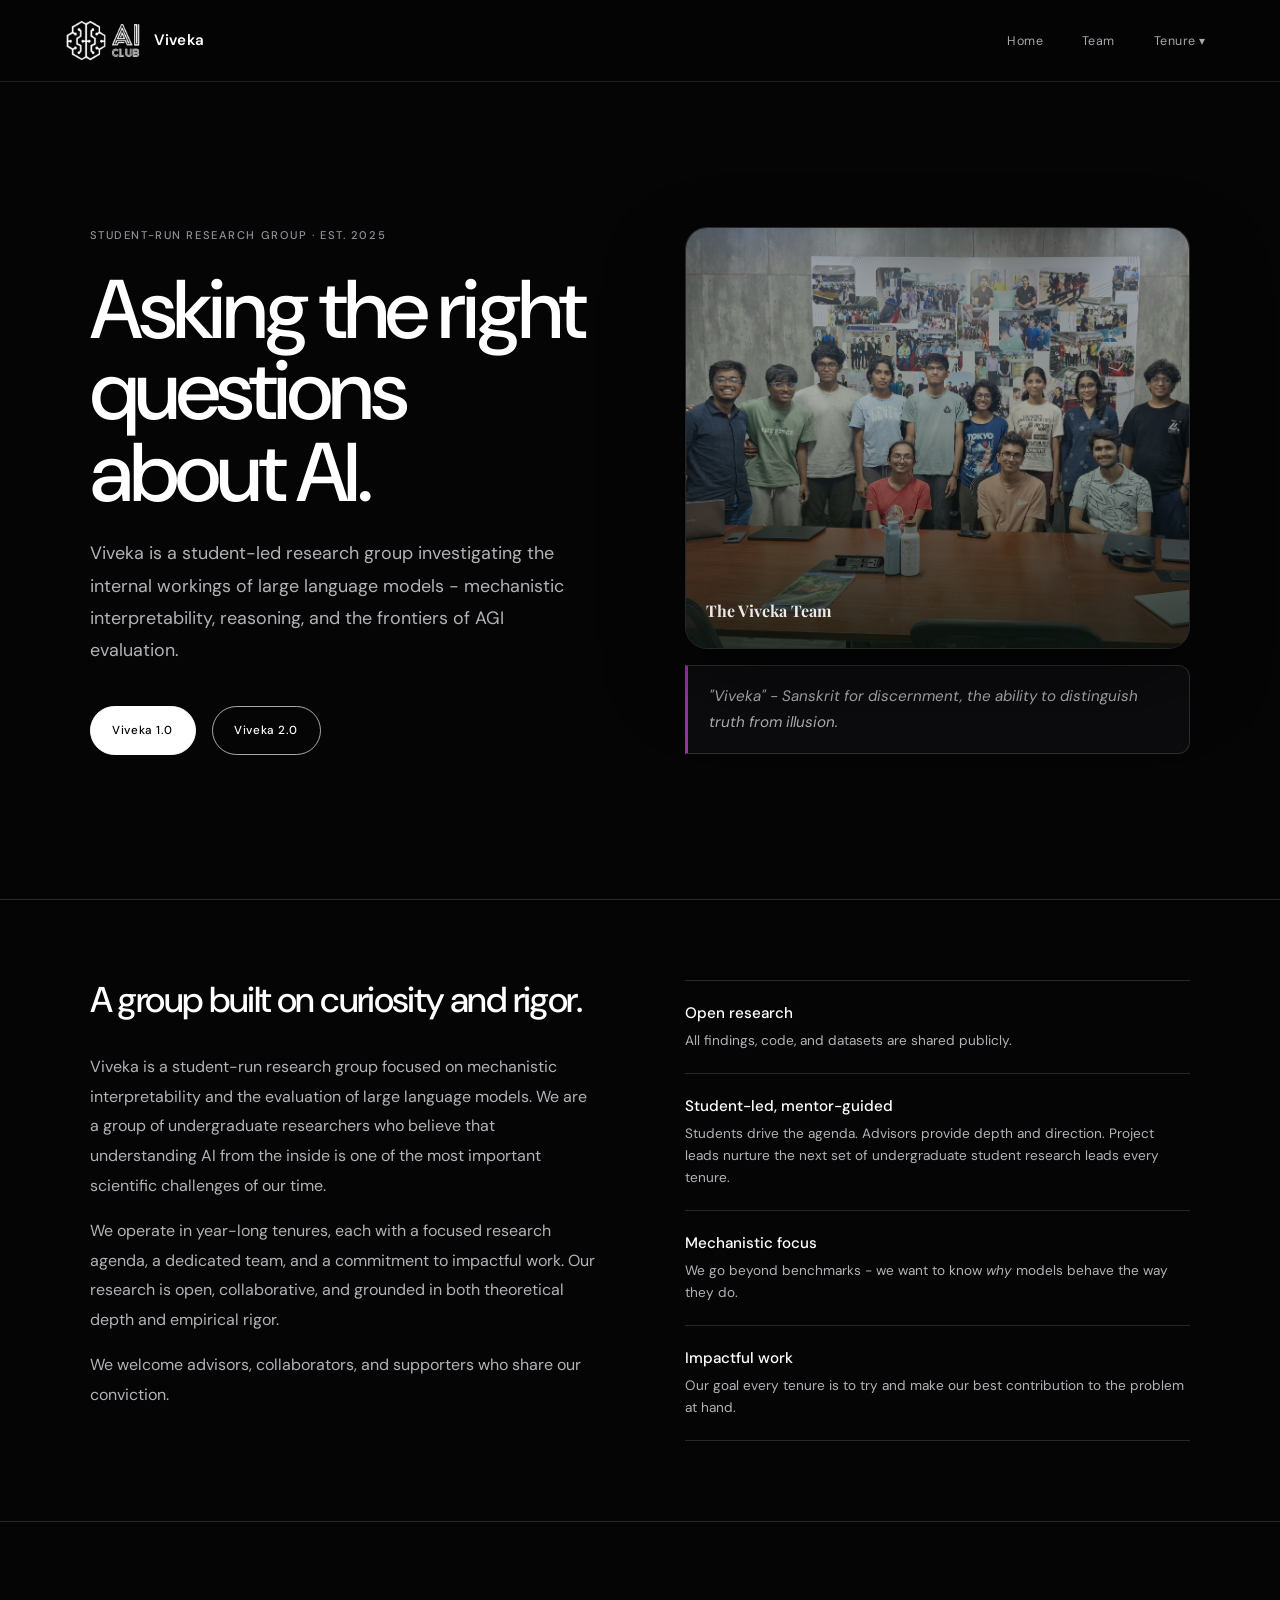
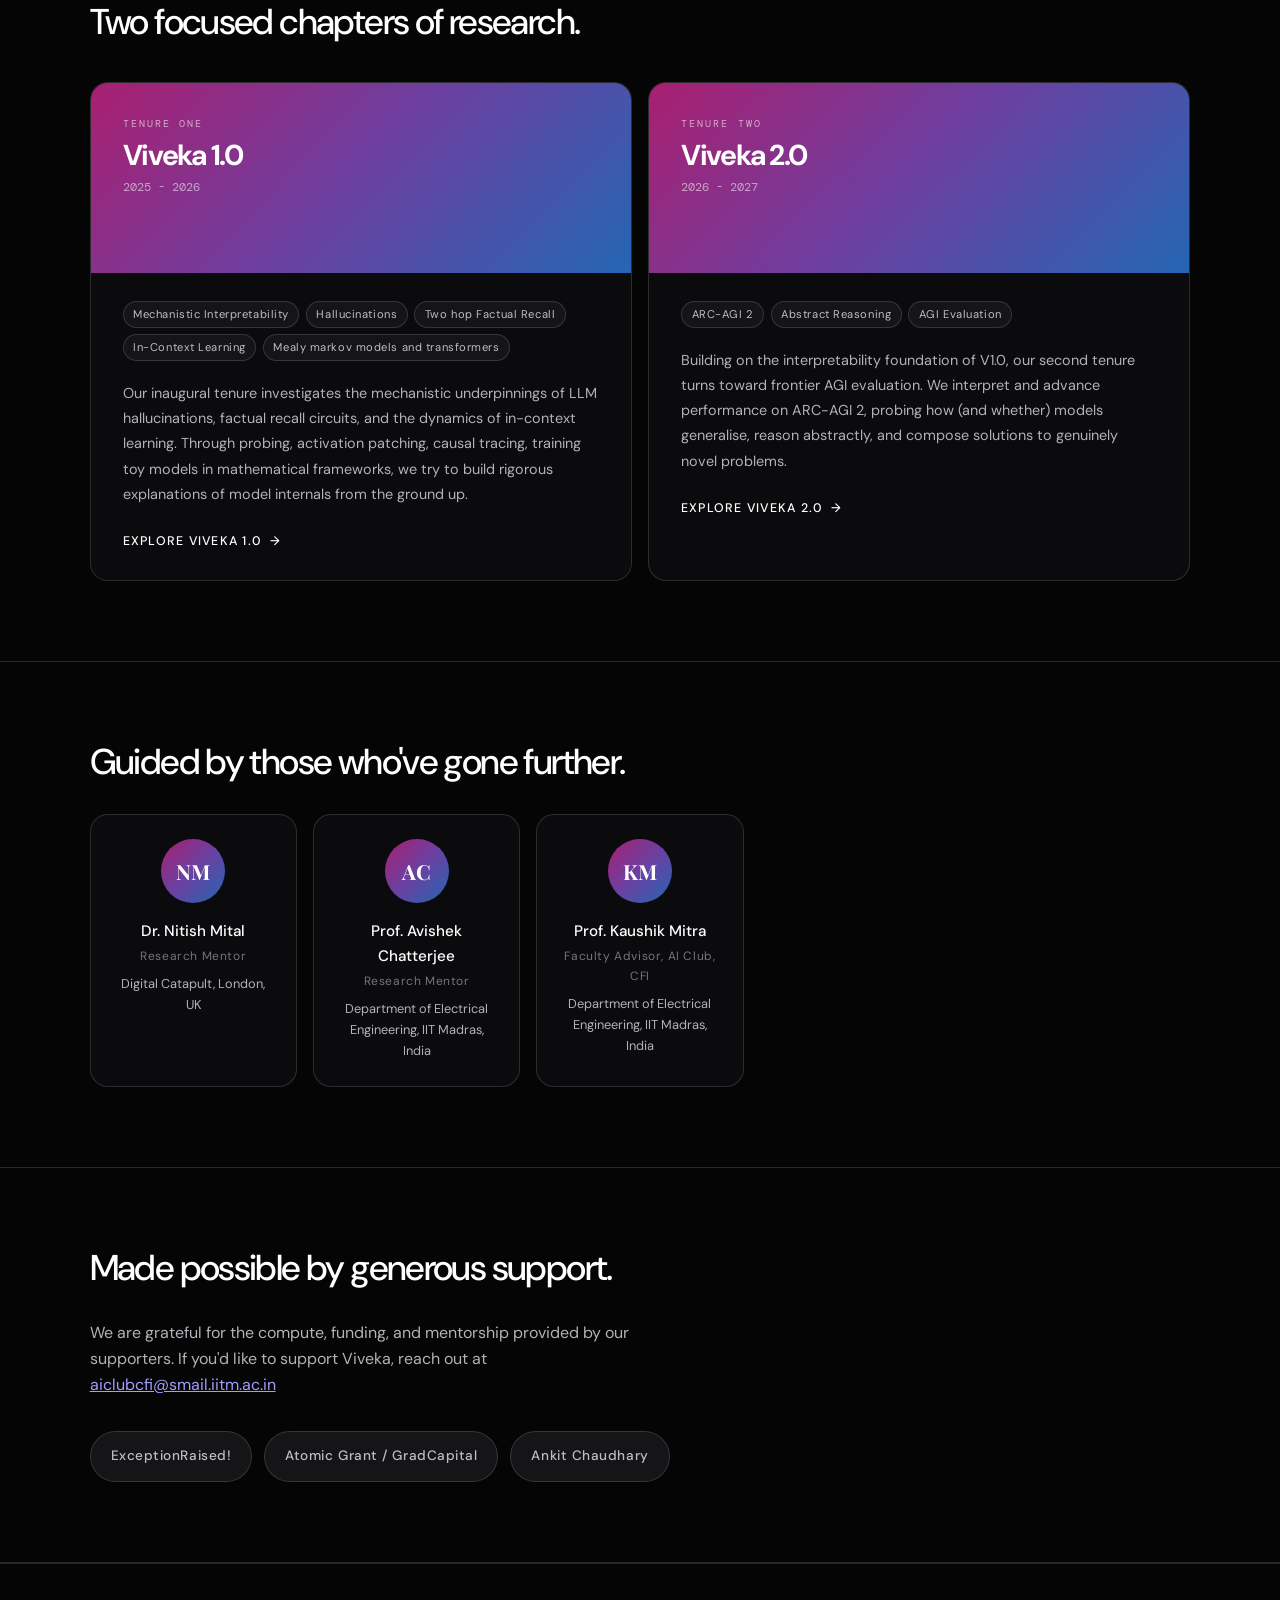
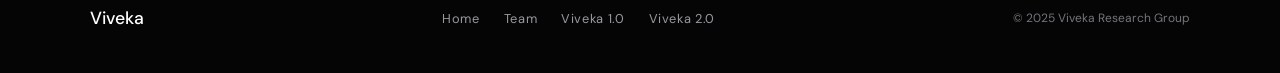
<file: index.html>
<!DOCTYPE html>
<html lang="en" data-theme="dark">
<head>
<meta charset="UTF-8">
<meta name="viewport" content="width=device-width, initial-scale=1.0">
<title>Viveka - Student Research Collective</title>
<link rel="preconnect" href="https://fonts.googleapis.com">
<link href="https://fonts.googleapis.com/css2?family=Playfair+Display:wght@400;700&family=DM+Sans:wght@300;400;500&family=DM+Mono:wght@400&display=swap" rel="stylesheet">
<style>
  /* ── LIGHT MODE ── */
  :root {
    --ink: #0f0f0f;
    --ink-muted: #555;
    --ink-faint: #999;
    --paper: #f8f5f0;
    --paper-warm: #ede9e2;
    --accent: #1a3a2a;
    --accent-light: #2e6648;
    --accent-pale: #d4e8dc;
    --rule: rgba(15,15,15,0.12);
    --gold: #b8892a;
    --nav-bg: #f8f5f0;
    --toggle-icon: "🌙";
  }

  /* ── DARK MODE ── */
  [data-theme="dark"] {
    --ink: #e8e4dd;
    --ink-muted: #a8a09a;
    --ink-faint: #665f58;
    --paper: #141210;
    --paper-warm: #1d1a16;
    --accent: #4a8f6a;
    --accent-light: #5aaf80;
    --accent-pale: #1e3a2a;
    --rule: rgba(255,255,240,0.10);
    --gold: #d4a84b;
    --nav-bg: #141210;
    --toggle-icon: "☀";
  }

  *, *::before, *::after { box-sizing: border-box; margin: 0; padding: 0; }
  html { scroll-behavior: smooth; background: var(--paper); transition: background 0.3s; }
  body {
    font-family: 'DM Sans', sans-serif;
    background: var(--paper);
    color: var(--ink);
    font-size: 16px;
    line-height: 1.7;
    transition: background 0.3s, color 0.3s;
    max-width: 1440px;
    margin: 0 auto;
    box-shadow: 0 0 40px rgba(0,0,0,0.05);
    min-height: 100vh;
  }

  /* NAV */
  nav {
    position: sticky; top: 0; z-index: 100;
    background: var(--nav-bg);
    border-bottom: 1px solid var(--rule);
    display: flex; align-items: center; justify-content: space-between;
    padding: 0 3rem;
    height: 64px;
    transition: background 0.3s;
  }
  .nav-logo {
    font-family: 'Playfair Display', serif;
    font-size: 1.4rem;
    font-weight: 700;
    color: var(--accent);
    text-decoration: none;
    letter-spacing: 0.02em;
  }
  .nav-links { display: flex; gap: 0; align-items: center; list-style: none; }
  .nav-links li { position: relative; }
  .nav-links a {
    display: block;
    padding: 0 1.1rem;
    height: 64px;
    line-height: 64px;
    font-size: 0.88rem;
    font-weight: 500;
    letter-spacing: 0.06em;
    text-transform: uppercase;
    text-decoration: none;
    color: var(--ink-muted);
    transition: color 0.2s;
  }
  .nav-links a:hover { color: var(--accent); }
  .dropdown-menu {
    display: none;
    position: absolute;
    top: 100%; left: 0;
    background: var(--nav-bg);
    border: 1px solid var(--rule);
    min-width: 180px;
    box-shadow: 0 8px 24px rgba(0,0,0,0.08);
  }
  .nav-links li:hover .dropdown-menu { display: block; }
  .dropdown-menu a {
    height: auto; line-height: 1.4;
    padding: 0.75rem 1.2rem;
    display: block;
    border-bottom: 1px solid var(--rule);
    font-size: 0.82rem;
  }
  .dropdown-menu a:last-child { border-bottom: none; }

  /* DARK MODE TOGGLE */
  .dark-toggle {
    background: none;
    border: 1.5px solid var(--rule);
    color: var(--ink-muted);
    cursor: pointer;
    font-size: 1rem;
    width: 36px;
    height: 36px;
    border-radius: 50%;
    display: flex;
    align-items: center;
    justify-content: center;
    margin-left: 0.8rem;
    transition: border-color 0.2s, background 0.2s, color 0.2s;
    flex-shrink: 0;
  }
  .dark-toggle:hover {
    border-color: var(--accent);
    color: var(--accent);
    background: var(--accent-pale);
  }

  /* HERO */
  .hero {
    min-height: 92vh;
    display: grid;
    grid-template-columns: 1fr 1fr;
    align-items: center;
    padding: 4rem 3rem;
    gap: 4rem;
    border-bottom: 1px solid var(--rule);
  }
  .hero-text {}
  .hero-eyebrow {
    font-family: 'DM Mono', monospace;
    font-size: 0.72rem;
    letter-spacing: 0.15em;
    text-transform: uppercase;
    color: var(--accent-light);
    margin-bottom: 1.5rem;
  }
  .hero-title {
    font-family: 'Playfair Display', serif;
    font-size: clamp(3rem, 6vw, 5.5rem);
    font-weight: 700;
    line-height: 1.05;
    color: var(--ink);
    margin-bottom: 1.5rem;
  }
  .hero-title em { font-style: italic; color: var(--accent); }
  .hero-sub {
    font-size: 1.05rem;
    color: var(--ink-muted);
    max-width: 420px;
    margin-bottom: 2.5rem;
    line-height: 1.8;
  }
  .hero-ctas { display: flex; gap: 1rem; flex-wrap: wrap; }
  .btn {
    display: inline-block;
    padding: 0.7rem 1.8rem;
    font-size: 0.82rem;
    font-weight: 500;
    letter-spacing: 0.08em;
    text-transform: uppercase;
    text-decoration: none;
    border: 1.5px solid var(--ink);
    color: var(--ink);
    background: transparent;
    transition: all 0.2s;
    cursor: pointer;
  }
  .btn:hover { background: var(--ink); color: var(--paper); }
  .btn-fill { background: var(--accent); color: var(--paper); border-color: var(--accent); }
  .btn-fill:hover { background: var(--accent-light); border-color: var(--accent-light); color: var(--paper); }

  /* HERO GROUP PHOTO */
  .hero-visual {
    display: flex;
    flex-direction: column;
    gap: 1rem;
    position: relative;
  }

  .hero-photo-wrapper {
    position: relative;
    overflow: hidden;
    border: 1px solid var(--rule);
    box-shadow: 0 20px 60px rgba(0,0,0,0.18);
  }

  .hero-photo-wrapper img {
    width: 100%;
    height: 420px;
    object-fit: cover;
    object-position: 20% top;
    display: block;
    /* Warm cinematic grade - slight desaturation + deep shadows */
    filter: brightness(0.82) contrast(1.08) saturate(0.85) sepia(0.08);
    transition: filter 0.4s ease;
  }

  [data-theme="dark"] .hero-photo-wrapper img {
    /* Darker, more moody in dark mode */
    filter: brightness(0.62) contrast(1.15) saturate(0.70) sepia(0.12);
  }

  .hero-photo-wrapper:hover img {
    filter: brightness(0.92) contrast(1.04) saturate(1.0) sepia(0.04);
  }

  /* Gradient overlay at bottom for text */
  .hero-photo-wrapper::after {
    content: '';
    position: absolute;
    bottom: 0; left: 0; right: 0;
    height: 55%;
    background: linear-gradient(to top, rgba(10,20,14,0.72) 0%, transparent 100%);
    pointer-events: none;
  }

  .hero-photo-caption {
    position: absolute;
    bottom: 1.25rem;
    left: 1.25rem;
    right: 1.25rem;
    z-index: 2;
    color: rgba(255,255,255,0.90);
  }
  .hero-photo-caption strong {
    font-family: 'Playfair Display', serif;
    font-size: 1rem;
    font-weight: 700;
    display: block;
    margin-bottom: 0.2rem;
  }
  .hero-photo-caption span {
    font-size: 0.72rem;
    font-family: 'DM Mono', monospace;
    letter-spacing: 0.1em;
    text-transform: uppercase;
    opacity: 0.7;
  }

  .hero-quote {
    border-left: 3px solid var(--gold);
    padding: 1rem 1.5rem;
    background: var(--paper-warm);
    font-style: italic;
    font-size: 0.95rem;
    color: var(--ink-muted);
    transition: background 0.3s;
  }

  /* SECTION */
  section { padding: 5rem 3rem; border-bottom: 1px solid var(--rule); }
  .section-label {
    font-family: 'DM Mono', monospace;
    font-size: 0.7rem;
    letter-spacing: 0.2em;
    text-transform: uppercase;
    color: var(--ink-faint);
    margin-bottom: 1rem;
  }
  .section-title {
    font-family: 'Playfair Display', serif;
    font-size: clamp(1.8rem, 3vw, 2.8rem);
    font-weight: 700;
    line-height: 1.15;
    margin-bottom: 2rem;
    max-width: 640px;
  }

  /* ABOUT */
  .about-grid {
    display: grid;
    grid-template-columns: 1fr 1fr;
    gap: 4rem;
    align-items: start;
  }
  .about-text p {
    font-size: 1rem;
    color: var(--ink-muted);
    line-height: 1.85;
    margin-bottom: 1rem;
  }
  .about-pillars { display: flex; flex-direction: column; gap: 0; }
  .pillar {
    padding: 1.25rem 0;
    border-bottom: 1px solid var(--rule);
    display: flex; gap: 1.2rem; align-items: flex-start;
  }
  .pillar:first-child { border-top: 1px solid var(--rule); }
  .pillar-num {
    font-family: 'DM Mono', monospace;
    font-size: 0.72rem;
    color: var(--ink-faint);
    margin-top: 0.2rem;
    min-width: 28px;
  }
  .pillar-title { font-weight: 500; font-size: 0.95rem; margin-bottom: 0.25rem; }
  .pillar-desc { font-size: 0.85rem; color: var(--ink-muted); }

  /* TENURE CARDS */
  .tenure-grid {
    display: grid;
    grid-template-columns: 1fr 1fr;
    gap: 2rem;
    margin-top: 2.5rem;
  }
  .tenure-card {
    border: 1px solid var(--rule);
    background: var(--paper);
    text-decoration: none;
    color: inherit;
    display: block;
    transition: transform 0.2s, box-shadow 0.2s;
    position: relative;
    overflow: hidden;
  }
  .tenure-card:hover { transform: translateY(-3px); box-shadow: 0 12px 40px rgba(0,0,0,0.1); }
  .tenure-card-header {
    background: var(--accent);
    color: var(--paper);
    padding: 2rem 2rem 1.5rem;
    position: relative;
  }
  .tenure-card-header.v2 { background: var(--ink); }
  .tenure-tag {
    font-family: 'DM Mono', monospace;
    font-size: 0.65rem;
    letter-spacing: 0.2em;
    text-transform: uppercase;
    opacity: 0.6;
    margin-bottom: 0.5rem;
  }
  .tenure-card-title {
    font-family: 'Playfair Display', serif;
    font-size: 1.8rem;
    font-weight: 700;
    line-height: 1.1;
  }
  .tenure-card-year {
    font-family: 'DM Mono', monospace;
    font-size: 0.75rem;
    opacity: 0.55;
    margin-top: 0.4rem;
  }
  .tenure-card-body {
    padding: 1.75rem 2rem;
  }
  .tenure-card-desc {
    font-size: 0.9rem;
    color: var(--ink-muted);
    line-height: 1.75;
    margin-bottom: 1.5rem;
  }
  .tenure-card-link {
    font-size: 0.78rem;
    font-weight: 500;
    letter-spacing: 0.1em;
    text-transform: uppercase;
    color: var(--accent);
    display: flex; align-items: center; gap: 0.5rem;
  }
  .tenure-card.v2 .tenure-card-link { color: var(--ink); }
  .tenure-card-link::after { content: '→'; }
  .tenure-themes {
    display: flex; flex-wrap: wrap; gap: 0.4rem;
    margin-bottom: 1.25rem;
  }
  .theme-tag {
    font-size: 0.7rem;
    padding: 0.2rem 0.6rem;
    border: 1px solid var(--rule);
    color: var(--ink-muted);
    letter-spacing: 0.05em;
    background: var(--paper-warm);
  }

  /* ADVISORS */
  .advisors-grid {
    display: grid;
    grid-template-columns: repeat(auto-fill, minmax(200px, 1fr));
    gap: 1.5rem;
    margin-top: 2rem;
  }
  .advisor-card {
    border: 1px solid var(--rule);
    padding: 1.5rem;
    text-align: center;
    background: var(--paper-warm);
    transition: background 0.3s;
  }
  .advisor-avatar {
    width: 64px; height: 64px;
    border-radius: 50%;
    background: var(--accent-pale);
    display: flex; align-items: center; justify-content: center;
    margin: 0 auto 1rem;
    font-family: 'Playfair Display', serif;
    font-size: 1.3rem;
    color: var(--accent);
    font-weight: 700;
  }
  .advisor-name { font-weight: 500; font-size: 0.95rem; margin-bottom: 0.2rem; }
  .advisor-role { font-size: 0.75rem; color: var(--ink-faint); letter-spacing: 0.05em; }
  .advisor-affil { font-size: 0.8rem; color: var(--ink-muted); margin-top: 0.4rem; }

  /* SUPPORTERS */
  .supporters-row {
    display: flex; flex-wrap: wrap; gap: 1.5rem; align-items: center;
    margin-top: 2rem;
  }
  .supporter-badge {
    border: 1px solid var(--rule);
    padding: 0.75rem 1.5rem;
    font-size: 0.85rem;
    font-weight: 500;
    color: var(--ink-muted);
    background: var(--paper-warm);
    letter-spacing: 0.04em;
    transition: background 0.3s;
  }

  /* FOOTER */
  footer {
    padding: 3rem;
    display: flex; align-items: center; justify-content: space-between;
    border-top: 1px solid var(--rule);
    flex-wrap: wrap; gap: 1rem;
  }
  .footer-logo {
    font-family: 'Playfair Display', serif;
    font-size: 1.1rem;
    font-weight: 700;
    color: var(--accent);
  }
  .footer-links { display: flex; gap: 1.5rem; }
  .footer-links a {
    font-size: 0.8rem;
    text-decoration: none;
    color: var(--ink-muted);
    letter-spacing: 0.05em;
  }
  .footer-links a:hover { color: var(--accent); }
  .footer-copy { font-size: 0.75rem; color: var(--ink-faint); }

  @media (max-width: 768px) {
    nav { padding: 0 1.5rem; }
    .hero { grid-template-columns: 1fr; min-height: auto; padding: 3rem 1.5rem; }
    .hero-visual { display: none; }
    section { padding: 3.5rem 1.5rem; }
    .about-grid, .tenure-grid { grid-template-columns: 1fr; }
    footer { padding: 2rem 1.5rem; flex-direction: column; }
  }
</style>
<link rel="stylesheet" href="assets/css/viveka-theme.css?v=20261004-3">
</head>
<body>

<nav>
  <a href="index.html" class="nav-logo"><img src="assets/ai-club-logo.png" alt="AI Club"><span>Viveka</span></a>
  <ul class="nav-links">
    <li><a href="index.html">Home</a></li>
    <li><a href="team.html">Team</a></li>
    <li style="position:relative;">
      <a href="#">Tenure ▾</a>
      <div class="dropdown-menu">
        <a href="viveka-1.html">Viveka 1.0 - 2025–26</a>
        <a href="viveka-2.html">Viveka 2.0 - 2026–27</a>
      </div>
    </li>
  </ul>
</nav>

<!-- HERO -->
<section class="hero" style="border-top: none;">
  <div class="hero-text">
    <p class="hero-eyebrow"> Student-run Research Group · Est. 2025</p>
    <h1 class="hero-title">Asking the <em>right</em> questions about AI.</h1>
    <p class="hero-sub">Viveka is a student-led research group investigating the internal workings of large language models - mechanistic interpretability, reasoning, and the frontiers of AGI evaluation.</p>
    <div class="hero-ctas">
      <a href="viveka-1.html" class="btn btn-fill">Viveka 1.0</a>
      <a href="viveka-2.html" class="btn">Viveka 2.0</a>
    </div>
  </div>
  <div class="hero-visual">
    <div class="hero-photo-wrapper">
      <img src="vivekafull.jpeg" alt="Viveka research team group photo" />
      <div class="hero-photo-caption">
        <strong>The Viveka Team</strong>
      </div>
    </div>
    <div class="hero-quote">
      "Viveka" - Sanskrit for discernment, the ability to distinguish truth from illusion.
    </div>
  </div>
</section>

<!-- ABOUT US -->
<section id="about">
  <!-- <div class="section-label">01 - About Us</div> -->
  <div class="about-grid">
    <div>
      <h2 class="section-title">A group built on curiosity and rigor.</h2>
      <div class="about-text">
        <p>Viveka is a student-run research group focused on mechanistic interpretability and the evaluation of large language models. We are a group of undergraduate researchers who believe that understanding AI from the inside is one of the most important scientific challenges of our time.</p>
        <p>We operate in year-long tenures, each with a focused research agenda, a dedicated team, and a commitment to impactful work. Our research is open, collaborative, and grounded in both theoretical depth and empirical rigor.</p>
        <p>We welcome advisors, collaborators, and supporters who share our conviction.</p>
      </div>
    </div>
    <div class="about-pillars">
      <div class="pillar">
        <!-- <span class="pillar-num">01</span> -->
        <div>
          <div class="pillar-title">Open research</div>
          <div class="pillar-desc">All findings, code, and datasets are shared publicly.</div>
        </div>
      </div>
      <div class="pillar">
        <!-- <span class="pillar-num">02</span> -->
        <div>
          <div class="pillar-title">Student-led, mentor-guided</div>
          <div class="pillar-desc">Students drive the agenda. Advisors provide depth and direction. Project leads nurture the next set of undergraduate student research leads every tenure.</div>
        </div>
      </div>
      <div class="pillar">
        <!-- <span class="pillar-num">03</span> -->
        <div>
          <div class="pillar-title">Mechanistic focus</div>
          <div class="pillar-desc">We go beyond benchmarks - we want to know <em>why</em> models behave the way they do.</div>
        </div>
      </div>
      <div class="pillar">
        <!-- <span class="pillar-num">04</span> -->
        <div>
          <div class="pillar-title">Impactful work</div>
          <div class="pillar-desc">Our goal every tenure is to try and make our best contribution to the problem at hand.</div>
        </div>
      </div>
    </div>
  </div>
</section>

<!-- TENURES -->
<section id="tenures">
  <!-- <div class="section-label">02 - Tenures</div> -->
  <h2 class="section-title">Two focused chapters of research.</h2>
  <div class="tenure-grid">
    <!-- Viveka 1.0 -->
    <a href="viveka-1.html" class="tenure-card">
      <div class="tenure-card-header">
        <div class="tenure-tag">Tenure One</div>
        <div class="tenure-card-title">Viveka 1.0</div>
        <div class="tenure-card-year">2025 - 2026</div>
      </div>
      <div class="tenure-card-body">
        <div class="tenure-themes">
          <span class="theme-tag">Mechanistic Interpretability</span>
          <span class="theme-tag">Hallucinations</span>
          <span class="theme-tag"> Two hop Factual Recall</span>
          <span class="theme-tag">In-Context Learning</span>
          <span class="theme-tag">Mealy markov models and transformers</span>
        </div>
        <p class="tenure-card-desc">Our inaugural tenure investigates the mechanistic underpinnings of LLM hallucinations, factual recall circuits, and the dynamics of in-context learning. Through probing, activation patching, causal tracing, training toy models in mathematical frameworks, we try to build rigorous explanations of model internals from the ground up.</p>
        <span class="tenure-card-link">Explore Viveka 1.0</span>
      </div>
    </a>

    <!-- Viveka 2.0 -->
    <a href="viveka-2.html" class="tenure-card v2">
      <div class="tenure-card-header v2">
        <div class="tenure-tag">Tenure Two</div>
        <div class="tenure-card-title">Viveka 2.0</div>
        <div class="tenure-card-year">2026 - 2027</div>
      </div>
      <div class="tenure-card-body">
        <div class="tenure-themes">
          <span class="theme-tag">ARC-AGI 2</span>
          <span class="theme-tag">Abstract Reasoning</span>
          <span class="theme-tag">AGI Evaluation</span>
        </div>
        <p class="tenure-card-desc">Building on the interpretability foundation of V1.0, our second tenure turns toward frontier AGI evaluation. We interpret and advance performance on ARC-AGI 2, probing how (and whether) models generalise, reason abstractly, and compose solutions to genuinely novel problems.</p>
        <span class="tenure-card-link" style="color:var(--ink);">Explore Viveka 2.0</span>
      </div>
    </a>
  </div>
</section>

<!-- ADVISORS -->
<section id="advisors">
  <!-- <div class="section-label">03 - Advisors</div> -->
  <h2 class="section-title">Guided by those who've gone further.</h2>
  <div class="advisors-grid">
    <div class="advisor-card">
      <div class="advisor-avatar">NM</div>
      <div class="advisor-name">Dr. Nitish Mital</div>
      <div class="advisor-role">Research Mentor</div>
      <div class="advisor-affil">Digital Catapult, London, UK</div>
    </div>
    <div class="advisor-card">
      <div class="advisor-avatar">AC</div>
      <div class="advisor-name">Prof. Avishek Chatterjee</div>
      <div class="advisor-role">Research Mentor</div>
      <div class="advisor-affil">Department of Electrical Engineering, IIT Madras, India</div>
    </div>
    <div class="advisor-card">
      <div class="advisor-avatar">KM</div>
      <div class="advisor-name">Prof. Kaushik Mitra</div>
      <div class="advisor-role">Faculty Advisor, AI Club, CFI</div>
      <div class="advisor-affil">Department of Electrical Engineering, IIT Madras, India</div>
    </div>
  </div>
</section>

<!-- SUPPORTERS -->
<section id="supporters">
  <!-- <div class="section-label">04 - Supporters</div> -->
  <h2 class="section-title">Made possible by generous support.</h2>
  <p style="color:var(--ink-muted); max-width:560px; margin-bottom: 1rem;">We are grateful for the compute, funding, and mentorship provided by our supporters. If you'd like to support Viveka, reach out at <a href="https://mail.google.com/mail/?view=cm&fs=1&to=aiclubcfi@smail.iitm.ac.in" target="_blank" rel="noopener noreferrer">aiclubcfi@smail.iitm.ac.in</a></p>
  <div class="supporters-row">
    <div class="supporter-badge">ExceptionRaised!</div>
    <div class="supporter-badge">Atomic Grant / GradCapital</div>
    <div class="supporter-badge">Ankit Chaudhary</div>
  </div>
</section>

<footer>
  <div class="footer-logo">Viveka</div>
  <div class="footer-links">
    <a href="index.html">Home</a>
    <a href="team.html">Team</a>
    <a href="viveka-1.html">Viveka 1.0</a>
    <a href="viveka-2.html">Viveka 2.0</a>
  </div>
  <div class="footer-copy">© 2025 Viveka Research Group</div>
</footer>

</body>
</html>
</file>
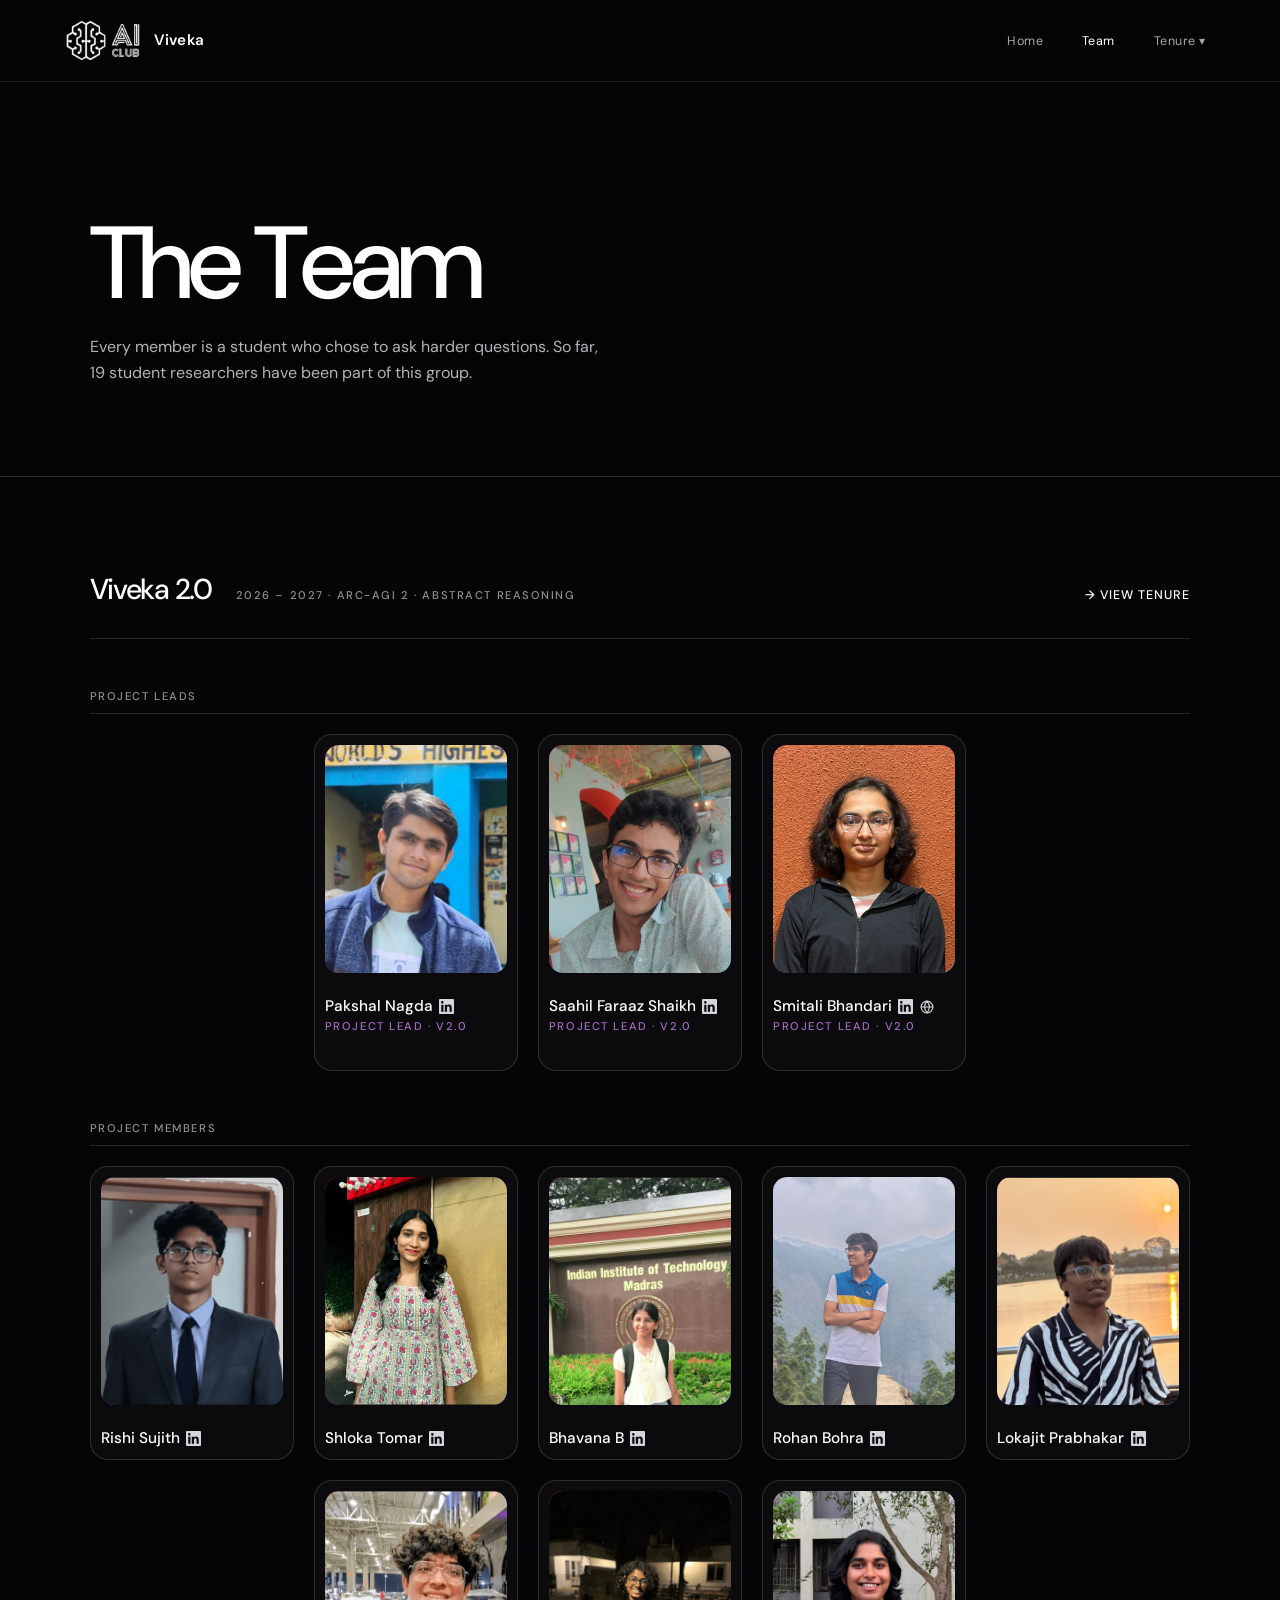
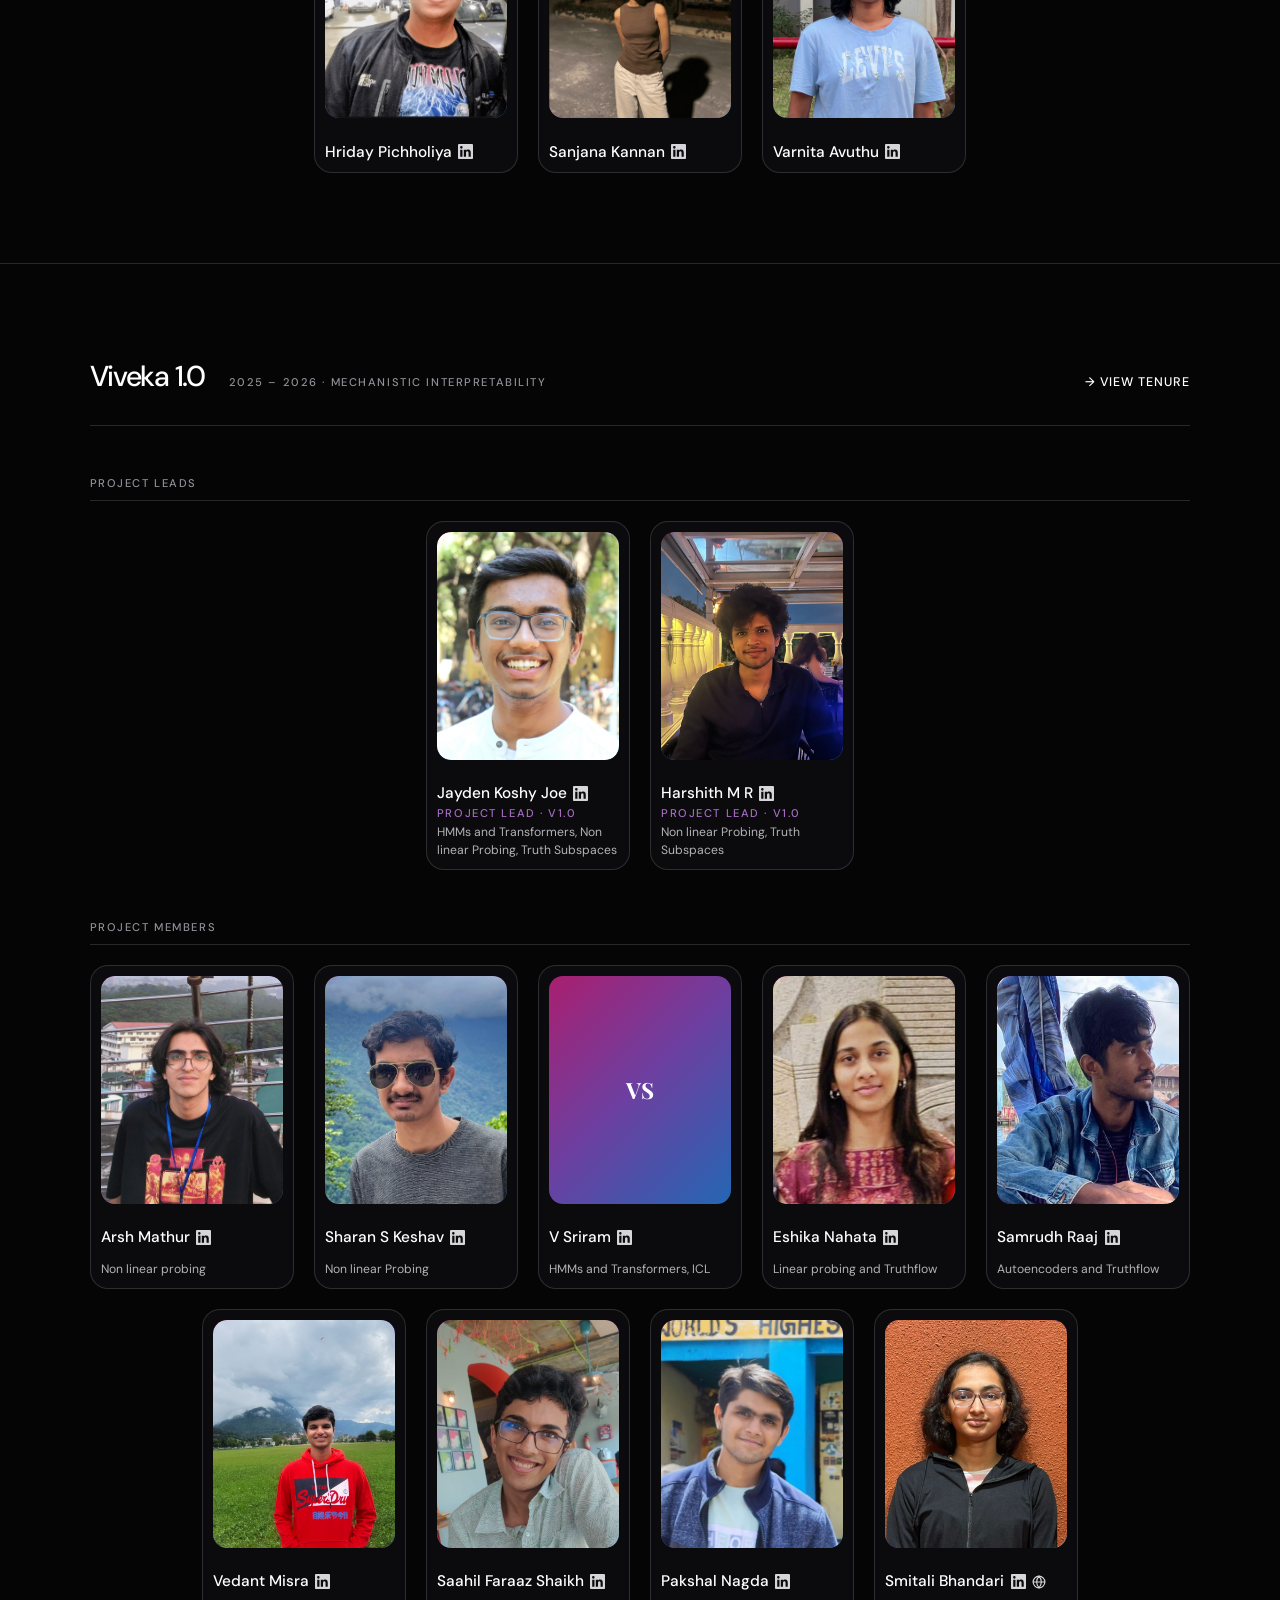
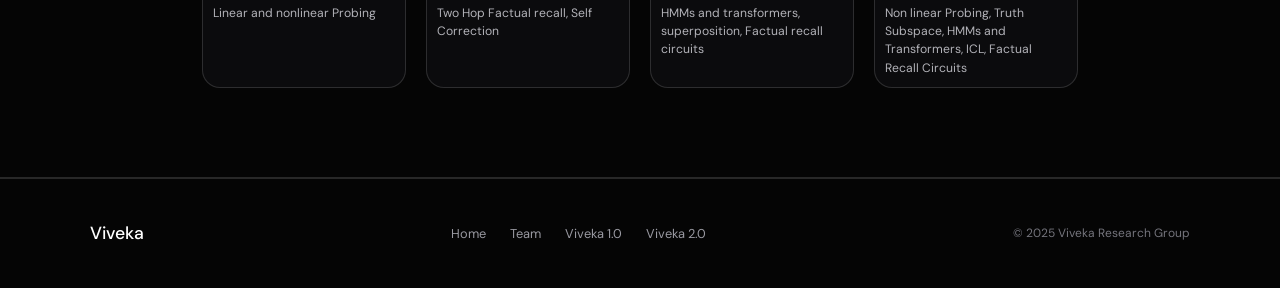
<file: team.html>
<!DOCTYPE html>
<html lang="en" data-theme="dark">
<head>
<meta charset="UTF-8">
<meta name="viewport" content="width=device-width, initial-scale=1.0">
<title>Team - Viveka Research Group</title>
<link rel="preconnect" href="https://fonts.googleapis.com">
<link href="https://fonts.googleapis.com/css2?family=Playfair+Display:ital,wght@0,400;0,700;1,400&family=DM+Sans:wght@300;400;500&family=DM+Mono:wght@400&display=swap" rel="stylesheet">
<style>
  :root {
    --ink: #0f0f0f;
    --ink-muted: #555;
    --ink-faint: #999;
    --paper: #f8f5f0;
    --paper-warm: #ede9e2;
    --accent: #1a3a2a;
    --accent-light: #2e6648;
    --accent-pale: #d4e8dc;
    --rule: rgba(15,15,15,0.12);
    --gold: #b8892a;
    --v2: #1c1c2e;
    --nav-bg: #f8f5f0;
  }
  [data-theme="dark"] {
    --ink: #e8e4dd;
    --ink-muted: #a8a09a;
    --ink-faint: #665f58;
    --paper: #141210;
    --paper-warm: #1d1a16;
    --accent: #4a8f6a;
    --accent-light: #5aaf80;
    --accent-pale: #1e3a2a;
    --rule: rgba(255,255,240,0.10);
    --gold: #d4a84b;
    --v2: #4a4a7a;
    --nav-bg: #141210;
  }
  *, *::before, *::after { box-sizing: border-box; margin: 0; padding: 0; }
  html { scroll-behavior: smooth; background: var(--paper); transition: background 0.3s; }
  body { 
    font-family: 'DM Sans', sans-serif; 
    background: var(--paper); 
    color: var(--ink); 
    font-size: 16px; 
    line-height: 1.7; 
    transition: background 0.3s, color 0.3s; 
    max-width: 1440px; 
    margin: 0 auto; 
    box-shadow: 0 0 40px rgba(0,0,0,0.05); 
    min-height: 100vh; 
  }

  nav {
    position: sticky; top: 0; z-index: 100;
    background: var(--nav-bg); border-bottom: 1px solid var(--rule);
    display: flex; align-items: center; justify-content: space-between;
    padding: 0 3rem; height: 64px;
    transition: background 0.3s;
  }
  .dark-toggle {
    background: none;
    border: 1.5px solid var(--rule);
    color: var(--ink-muted);
    cursor: pointer;
    font-size: 1rem;
    width: 36px; height: 36px;
    border-radius: 50%;
    display: flex; align-items: center; justify-content: center;
    margin-left: 0.8rem;
    transition: border-color 0.2s, background 0.2s, color 0.2s;
    flex-shrink: 0;
  }
  .dark-toggle:hover { border-color: var(--accent); color: var(--accent); background: var(--accent-pale); }
  .nav-logo { font-family: 'Playfair Display', serif; font-size: 1.4rem; font-weight: 700; color: var(--accent); text-decoration: none; }
  .nav-links { display: flex; gap: 0; align-items: center; list-style: none; }
  .nav-links li { position: relative; }
  .nav-links a { display: block; padding: 0 1.1rem; height: 64px; line-height: 64px; font-size: 0.88rem; font-weight: 500; letter-spacing: 0.06em; text-transform: uppercase; text-decoration: none; color: var(--ink-muted); transition: color 0.2s; }
  .nav-links a.active, .nav-links a:hover { color: var(--accent); }
  .dropdown-menu { display: none; position: absolute; top: 100%; left: 0; background: var(--nav-bg); border: 1px solid var(--rule); min-width: 180px; box-shadow: 0 8px 24px rgba(0,0,0,0.08); }
  .nav-links li:hover .dropdown-menu { display: block; }
  .dropdown-menu a { height: auto; line-height: 1.4; padding: 0.75rem 1.2rem; display: block; border-bottom: 1px solid var(--rule); font-size: 0.82rem; }
  .dropdown-menu a:last-child { border-bottom: none; }

  /* HEADER */
  .page-header {
    padding: 5rem 3rem 3rem;
    border-bottom: 1px solid var(--rule);
  }
  .page-eyebrow { font-family: 'DM Mono', monospace; font-size: 0.7rem; letter-spacing: 0.2em; text-transform: uppercase; color: var(--ink-faint); margin-bottom: 1rem; }
  .page-title { font-family: 'Playfair Display', serif; font-size: clamp(2.5rem, 4vw, 4rem); font-weight: 700; line-height: 1.05; }
  .page-sub { font-size: 1rem; color: var(--ink-muted); max-width: 520px; margin-top: 1rem; }

  /* TENURE BLOCK */
  .tenure-block { padding: 4rem 3rem; border-bottom: 1px solid var(--rule); }
  .tenure-block-header {
    display: flex;
    align-items: baseline;
    gap: 1.5rem;
    padding-bottom: 1.5rem;
    border-bottom: 1px solid var(--rule);
    margin-bottom: 3rem;
    flex-wrap: wrap;
  }
  .tenure-block-name {
    font-family: 'Playfair Display', serif;
    font-size: 1.8rem;
    font-weight: 700;
  }
  .tenure-block-year {
    font-family: 'DM Mono', monospace;
    font-size: 0.75rem;
    color: var(--ink-faint);
    letter-spacing: 0.1em;
  }
  .tenure-block-link {
    margin-left: auto;
    font-size: 0.78rem;
    font-weight: 500;
    letter-spacing: 0.08em;
    text-transform: uppercase;
    color: var(--accent);
    text-decoration: none;
  }
  .tenure-block-link:hover { text-decoration: underline; }
  .tenure-block.v2 .tenure-block-link { color: var(--v2); }

  /* ROLE LABEL */
  .role-label {
    font-family: 'DM Mono', monospace;
    font-size: 0.7rem;
    letter-spacing: 0.18em;
    text-transform: uppercase;
    color: var(--ink-faint);
    margin-bottom: 1.25rem;
    padding-bottom: 0.5rem;
    border-bottom: 1px solid var(--rule);
  }

  /* LEAD CARDS (larger) */
  .leads-grid {
    display: grid;
    grid-template-columns: repeat(auto-fill, minmax(280px, 1fr));
    gap: 1.5rem;
    margin-bottom: 3rem;
  }
  .lead-card {
    border: 1px solid var(--rule);
    padding: 2rem;
    background: var(--paper);
    display: flex;
    flex-direction: column;
    gap: 1rem;
    transition: transform 0.2s, box-shadow 0.2s;
  }
  .lead-card:hover { transform: translateY(-2px); box-shadow: 0 8px 24px rgba(0,0,0,0.07); }
  .lead-avatar {
    width: 56px; height: 56px;
    border-radius: 50%;
    background: var(--accent-pale);
    display: flex; align-items: center; justify-content: center;
    font-family: 'Playfair Display', serif;
    font-size: 1.2rem;
    color: var(--accent);
    font-weight: 700;
  }
  .v2 .lead-avatar { background: #d8d8e8; color: var(--v2); }
  .lead-avatar img, .member-avatar img {
    width: 100%; height: 100%;
    object-fit: cover;
    border-radius: inherit;
  }
  .lead-name { font-weight: 500; font-size: 1.05rem; display: flex; align-items: center; gap: 0.4rem; flex-wrap: wrap; }
  .lead-role {
    font-size: 0.72rem;
    font-family: 'DM Mono', monospace;
    color: var(--accent);
    letter-spacing: 0.1em;
    text-transform: uppercase;
  }
  .v2 .lead-role { color: var(--v2); }
  .lead-focus { font-size: 0.85rem; color: var(--ink-muted); }
  .lead-tags { display: flex; flex-wrap: wrap; gap: 0.35rem; }
  .lead-tag {
    font-size: 0.65rem; padding: 0.15rem 0.55rem;
    border: 1px solid var(--rule);
    color: var(--ink-muted);
    background: var(--paper-warm);
    letter-spacing: 0.04em;
  }

  /* MEMBER CARDS (compact) */
  .members-grid {
    display: grid;
    grid-template-columns: repeat(auto-fill, minmax(200px, 1fr));
    gap: 1rem;
  }
  .member-card {
    border: 1px solid var(--rule);
    padding: 1.25rem 1.25rem;
    background: var(--paper-warm);
    display: flex;
    flex-direction: column;
    gap: 0.5rem;
    transition: background 0.2s;
  }
  .member-card:hover { background: var(--paper); }
  .member-avatar {
    width: 40px; height: 40px;
    border-radius: 50%;
    background: var(--accent-pale);
    display: flex; align-items: center; justify-content: center;
    font-family: 'Playfair Display', serif;
    font-size: 0.95rem;
    color: var(--accent);
    font-weight: 700;
    margin-bottom: 0.25rem;
  }
  .v2 .member-avatar { background: #d8d8e8; color: var(--v2); }
  .member-name { font-weight: 500; font-size: 0.92rem; display: flex; align-items: center; gap: 0.4rem; flex-wrap: wrap; }
  .social-link { color: var(--ink); transition: all 0.2s; display: inline-flex; }
  .social-link:hover { color: var(--accent); transform: scale(1.1); }
  .v2 .social-link:hover { color: var(--v2); transform: scale(1.1); }
  .member-focus { font-size: 0.78rem; color: var(--ink-muted); }

  footer { padding: 3rem; display: flex; align-items: center; justify-content: space-between; flex-wrap: wrap; gap: 1rem; border-top: 1px solid var(--rule); }
  .footer-logo { font-family: 'Playfair Display', serif; font-size: 1.1rem; font-weight: 700; color: var(--accent); }
  .footer-links { display: flex; gap: 1.5rem; }
  .footer-links a { font-size: 0.8rem; text-decoration: none; color: var(--ink-muted); }
  .footer-links a:hover { color: var(--accent); }
  .footer-copy { font-size: 0.75rem; color: var(--ink-faint); }

  @media (max-width: 768px) {
    nav { padding: 0 1.5rem; }
    .page-header { padding: 3rem 1.5rem 2rem; }
    .tenure-block { padding: 3rem 1.5rem; }
    .leads-grid { grid-template-columns: 1fr; }
    footer { padding: 2rem 1.5rem; flex-direction: column; }
  }
</style>
<link rel="stylesheet" href="assets/css/viveka-theme.css?v=20261004-3">
</head>
<body>

<nav>
  <a href="index.html" class="nav-logo"><img src="assets/ai-club-logo.png" alt="AI Club"><span>Viveka</span></a>
  <ul class="nav-links">
    <li><a href="index.html">Home</a></li>
    <li><a href="team.html" class="active">Team</a></li>
    <li style="position:relative;">
      <a href="#">Tenure ▾</a>
      <div class="dropdown-menu">
        <a href="viveka-1.html">Viveka 1.0 - 2025–26</a>
        <a href="viveka-2.html">Viveka 2.0 - 2026–27</a>
      </div>
    </li>
  </ul>
</nav>

<div class="page-header">
  <!-- <div class="page-eyebrow">Our People</div> -->
  <h1 class="page-title">The Team</h1>
  <p class="page-sub">Every member is a student who chose to ask harder questions. So far, 19 student researchers have been part of this group.</p>
</div>

<!-- VIVEKA 2.0 -->
<div class="tenure-block v2" id="v2">
  <div class="tenure-block-header">
    <span class="tenure-block-name">Viveka 2.0</span>
    <span class="tenure-block-year">2026 – 2027 · ARC-AGI 2 · Abstract Reasoning</span>
    <a href="viveka-2.html" class="tenure-block-link">→ View tenure</a>
  </div>

  <div class="role-label">Project Leads</div>
  <div class="leads-grid">
    <div class="lead-card">
      <div class="lead-avatar"><img src="assets/team/pakshal.jpg" alt="Pakshal Nagda" loading="lazy"></div>
      <div>
        <div class="lead-name">
          Pakshal Nagda
          <a href="https://www.linkedin.com/in/pakshal-nagda-34b659341" target="_blank" class="social-link" title="LinkedIn">
            <svg xmlns="http://www.w3.org/2000/svg" width="15" height="15" viewBox="0 0 24 24" fill="currentColor"><path d="M22.23 0H1.77C.8 0 0 .77 0 1.72v20.56C0 23.23.8 24 1.77 24h20.46c.98 0 1.77-.77 1.77-1.72V1.72C24 .77 23.2 0 22.23 0zM7.12 20.45H3.56V9h3.56v11.45zM5.34 7.43a2.06 2.06 0 1 1 0-4.13 2.06 2.06 0 0 1 0 4.13zM20.45 20.45h-3.56v-5.6c0-1.34-.03-3.06-1.87-3.06-1.87 0-2.16 1.46-2.16 2.96v5.7h-3.56V9h3.42v1.56h.05c.48-.9 1.63-1.85 3.37-1.85 3.6 0 4.27 2.37 4.27 5.45v6.29z"/></svg>
          </a>
        </div>
        <div class="lead-role" style="color:var(--v2);">Project Lead · V2.0</div>
      </div>
      <div class="lead-focus"></div>
      <div class="lead-tags"></div>
    </div>
    <div class="lead-card">
      <div class="lead-avatar"><img src="assets/team/saahil.jpg" alt="Saahil Faraaz Shaikh" loading="lazy"></div>
      <div>
        <div class="lead-name">
          Saahil Faraaz Shaikh
          <a href="https://in.linkedin.com/in/saahil-faraaz-shaikh-9b6713357" target="_blank" class="social-link" title="LinkedIn">
            <svg xmlns="http://www.w3.org/2000/svg" width="15" height="15" viewBox="0 0 24 24" fill="currentColor"><path d="M22.23 0H1.77C.8 0 0 .77 0 1.72v20.56C0 23.23.8 24 1.77 24h20.46c.98 0 1.77-.77 1.77-1.72V1.72C24 .77 23.2 0 22.23 0zM7.12 20.45H3.56V9h3.56v11.45zM5.34 7.43a2.06 2.06 0 1 1 0-4.13 2.06 2.06 0 0 1 0 4.13zM20.45 20.45h-3.56v-5.6c0-1.34-.03-3.06-1.87-3.06-1.87 0-2.16 1.46-2.16 2.96v5.7h-3.56V9h3.42v1.56h.05c.48-.9 1.63-1.85 3.37-1.85 3.6 0 4.27 2.37 4.27 5.45v6.29z"/></svg>
          </a>
        </div>
        <div class="lead-role" style="color:var(--v2);">Project Lead · V2.0</div>
      </div>
      <div class="lead-focus"></div>
      <div class="lead-tags"></div>
    </div>
    <div class="lead-card">
      <div class="lead-avatar"><img src="assets/team/smitali.jpeg" alt="Smitali Bhandari" loading="lazy"></div>
      <div>
        <div class="lead-name">
          Smitali Bhandari
          <a href="https://www.linkedin.com/in/smitali-bhandari" target="_blank" class="social-link" title="LinkedIn">
            <svg xmlns="http://www.w3.org/2000/svg" width="15" height="15" viewBox="0 0 24 24" fill="currentColor"><path d="M22.23 0H1.77C.8 0 0 .77 0 1.72v20.56C0 23.23.8 24 1.77 24h20.46c.98 0 1.77-.77 1.77-1.72V1.72C24 .77 23.2 0 22.23 0zM7.12 20.45H3.56V9h3.56v11.45zM5.34 7.43a2.06 2.06 0 1 1 0-4.13 2.06 2.06 0 0 1 0 4.13zM20.45 20.45h-3.56v-5.6c0-1.34-.03-3.06-1.87-3.06-1.87 0-2.16 1.46-2.16 2.96v5.7h-3.56V9h3.42v1.56h.05c.48-.9 1.63-1.85 3.37-1.85 3.6 0 4.27 2.37 4.27 5.45v6.29z"/></svg>
          </a>
          <a href="https://ilatims-b.github.io/" target="_blank" class="social-link" title="Personal Website">
            <svg xmlns="http://www.w3.org/2000/svg" width="14" height="14" viewBox="0 0 24 24" fill="none" stroke="currentColor" stroke-width="2" stroke-linecap="round" stroke-linejoin="round"><circle cx="12" cy="12" r="10"></circle><line x1="2" y1="12" x2="22" y2="12"></line><path d="M12 2a15.3 15.3 0 0 1 4 10 15.3 15.3 0 0 1-4 10 15.3 15.3 0 0 1-4-10 15.3 15.3 0 0 1 4-10z"></path></svg>
          </a>
        </div>
        <div class="lead-role" style="color:var(--v2);">Project Lead · V2.0</div>
      </div>
      <div class="lead-focus"></div>
      <div class="lead-tags"></div>
    </div>
  </div>

  <div class="role-label">Project Members</div>
  <div class="members-grid">
    <div class="member-card">
      <div class="member-avatar"><img src="assets/team/rishi.png" alt="Rishi Sujith" loading="lazy"></div>
      <div class="member-name">
        Rishi Sujith
        <a href="https://www.linkedin.com/in/rishi-sujith-922554377" target="_blank" class="social-link" title="LinkedIn">
          <svg xmlns="http://www.w3.org/2000/svg" width="15" height="15" viewBox="0 0 24 24" fill="currentColor"><path d="M22.23 0H1.77C.8 0 0 .77 0 1.72v20.56C0 23.23.8 24 1.77 24h20.46c.98 0 1.77-.77 1.77-1.72V1.72C24 .77 23.2 0 22.23 0zM7.12 20.45H3.56V9h3.56v11.45zM5.34 7.43a2.06 2.06 0 1 1 0-4.13 2.06 2.06 0 0 1 0 4.13zM20.45 20.45h-3.56v-5.6c0-1.34-.03-3.06-1.87-3.06-1.87 0-2.16 1.46-2.16 2.96v5.7h-3.56V9h3.42v1.56h.05c.48-.9 1.63-1.85 3.37-1.85 3.6 0 4.27 2.37 4.27 5.45v6.29z"/></svg>
        </a>
      </div>
    </div>
    <div class="member-card">
      <div class="member-avatar"><img src="assets/team/shloka.png" alt="Shloka Tomar" loading="lazy"></div>
      <div class="member-name">
        Shloka Tomar
        <a href="https://www.linkedin.com/in/shloka-tomar-64b5a2321/" target="_blank" class="social-link" title="LinkedIn">
          <svg xmlns="http://www.w3.org/2000/svg" width="15" height="15" viewBox="0 0 24 24" fill="currentColor"><path d="M22.23 0H1.77C.8 0 0 .77 0 1.72v20.56C0 23.23.8 24 1.77 24h20.46c.98 0 1.77-.77 1.77-1.72V1.72C24 .77 23.2 0 22.23 0zM7.12 20.45H3.56V9h3.56v11.45zM5.34 7.43a2.06 2.06 0 1 1 0-4.13 2.06 2.06 0 0 1 0 4.13zM20.45 20.45h-3.56v-5.6c0-1.34-.03-3.06-1.87-3.06-1.87 0-2.16 1.46-2.16 2.96v5.7h-3.56V9h3.42v1.56h.05c.48-.9 1.63-1.85 3.37-1.85 3.6 0 4.27 2.37 4.27 5.45v6.29z"/></svg>
        </a>
      </div>
    </div>
    <div class="member-card">
      <div class="member-avatar"><img src="assets/team/bhavana.png" alt="Bhavana B" loading="lazy"></div>
      <div class="member-name">
        Bhavana B
        <a href="https://www.linkedin.com/in/bhavana-b-1a699138a" target="_blank" class="social-link" title="LinkedIn">
          <svg xmlns="http://www.w3.org/2000/svg" width="15" height="15" viewBox="0 0 24 24" fill="currentColor"><path d="M22.23 0H1.77C.8 0 0 .77 0 1.72v20.56C0 23.23.8 24 1.77 24h20.46c.98 0 1.77-.77 1.77-1.72V1.72C24 .77 23.2 0 22.23 0zM7.12 20.45H3.56V9h3.56v11.45zM5.34 7.43a2.06 2.06 0 1 1 0-4.13 2.06 2.06 0 0 1 0 4.13zM20.45 20.45h-3.56v-5.6c0-1.34-.03-3.06-1.87-3.06-1.87 0-2.16 1.46-2.16 2.96v5.7h-3.56V9h3.42v1.56h.05c.48-.9 1.63-1.85 3.37-1.85 3.6 0 4.27 2.37 4.27 5.45v6.29z"/></svg>
        </a>
      </div>
    </div>
    <div class="member-card">
      <div class="member-avatar"><img src="assets/team/rohan.jpg" alt="Rohan Bohra" loading="lazy"></div>
      <div class="member-name">
        Rohan Bohra
        <a href="https://www.linkedin.com/in/rohan-bohra-a08455262" target="_blank" class="social-link" title="LinkedIn">
          <svg xmlns="http://www.w3.org/2000/svg" width="15" height="15" viewBox="0 0 24 24" fill="currentColor"><path d="M22.23 0H1.77C.8 0 0 .77 0 1.72v20.56C0 23.23.8 24 1.77 24h20.46c.98 0 1.77-.77 1.77-1.72V1.72C24 .77 23.2 0 22.23 0zM7.12 20.45H3.56V9h3.56v11.45zM5.34 7.43a2.06 2.06 0 1 1 0-4.13 2.06 2.06 0 0 1 0 4.13zM20.45 20.45h-3.56v-5.6c0-1.34-.03-3.06-1.87-3.06-1.87 0-2.16 1.46-2.16 2.96v5.7h-3.56V9h3.42v1.56h.05c.48-.9 1.63-1.85 3.37-1.85 3.6 0 4.27 2.37 4.27 5.45v6.29z"/></svg>
        </a>
      </div>
    </div>
    <div class="member-card">
      <div class="member-avatar"><img src="assets/team/lokajit.png" alt="Lokajit Prabhakar" loading="lazy"></div>
      <div class="member-name">
        Lokajit Prabhakar
        <a href="https://www.linkedin.com/in/lokajit-prabhakar-b17185427" target="_blank" class="social-link" title="LinkedIn">
          <svg xmlns="http://www.w3.org/2000/svg" width="15" height="15" viewBox="0 0 24 24" fill="currentColor"><path d="M22.23 0H1.77C.8 0 0 .77 0 1.72v20.56C0 23.23.8 24 1.77 24h20.46c.98 0 1.77-.77 1.77-1.72V1.72C24 .77 23.2 0 22.23 0zM7.12 20.45H3.56V9h3.56v11.45zM5.34 7.43a2.06 2.06 0 1 1 0-4.13 2.06 2.06 0 0 1 0 4.13zM20.45 20.45h-3.56v-5.6c0-1.34-.03-3.06-1.87-3.06-1.87 0-2.16 1.46-2.16 2.96v5.7h-3.56V9h3.42v1.56h.05c.48-.9 1.63-1.85 3.37-1.85 3.6 0 4.27 2.37 4.27 5.45v6.29z"/></svg>
        </a>
      </div>
    </div>
    <div class="member-card">
      <div class="member-avatar"><img src="assets/team/hriday.png" alt="Hriday Pichholiya" loading="lazy"></div>
      <div class="member-name">
        Hriday Pichholiya
        <a href="https://www.linkedin.com/in/hriday-pichholiya-5653b9395" target="_blank" class="social-link" title="LinkedIn">
          <svg xmlns="http://www.w3.org/2000/svg" width="15" height="15" viewBox="0 0 24 24" fill="currentColor"><path d="M22.23 0H1.77C.8 0 0 .77 0 1.72v20.56C0 23.23.8 24 1.77 24h20.46c.98 0 1.77-.77 1.77-1.72V1.72C24 .77 23.2 0 22.23 0zM7.12 20.45H3.56V9h3.56v11.45zM5.34 7.43a2.06 2.06 0 1 1 0-4.13 2.06 2.06 0 0 1 0 4.13zM20.45 20.45h-3.56v-5.6c0-1.34-.03-3.06-1.87-3.06-1.87 0-2.16 1.46-2.16 2.96v5.7h-3.56V9h3.42v1.56h.05c.48-.9 1.63-1.85 3.37-1.85 3.6 0 4.27 2.37 4.27 5.45v6.29z"/></svg>
        </a>
      </div>
    </div>
    <div class="member-card">
      <div class="member-avatar"><img src="assets/team/sanjana.png" alt="Sanjana Kannan" loading="lazy"></div>
      <div class="member-name">
        Sanjana Kannan
        <a href="https://www.linkedin.com/in/sanjana-kannan-b6056a330" target="_blank" class="social-link" title="LinkedIn">
          <svg xmlns="http://www.w3.org/2000/svg" width="15" height="15" viewBox="0 0 24 24" fill="currentColor"><path d="M22.23 0H1.77C.8 0 0 .77 0 1.72v20.56C0 23.23.8 24 1.77 24h20.46c.98 0 1.77-.77 1.77-1.72V1.72C24 .77 23.2 0 22.23 0zM7.12 20.45H3.56V9h3.56v11.45zM5.34 7.43a2.06 2.06 0 1 1 0-4.13 2.06 2.06 0 0 1 0 4.13zM20.45 20.45h-3.56v-5.6c0-1.34-.03-3.06-1.87-3.06-1.87 0-2.16 1.46-2.16 2.96v5.7h-3.56V9h3.42v1.56h.05c.48-.9 1.63-1.85 3.37-1.85 3.6 0 4.27 2.37 4.27 5.45v6.29z"/></svg>
        </a>
      </div>
    </div>
    <div class="member-card">
      <div class="member-avatar"><img src="assets/team/varnita.jpeg" alt="Varnita Avuthu" loading="lazy"></div>
      <div class="member-name">
        Varnita Avuthu
        <a href="https://www.linkedin.com/in/varnita-avuthu-9ab806398" target="_blank" class="social-link" title="LinkedIn">
          <svg xmlns="http://www.w3.org/2000/svg" width="15" height="15" viewBox="0 0 24 24" fill="currentColor"><path d="M22.23 0H1.77C.8 0 0 .77 0 1.72v20.56C0 23.23.8 24 1.77 24h20.46c.98 0 1.77-.77 1.77-1.72V1.72C24 .77 23.2 0 22.23 0zM7.12 20.45H3.56V9h3.56v11.45zM5.34 7.43a2.06 2.06 0 1 1 0-4.13 2.06 2.06 0 0 1 0 4.13zM20.45 20.45h-3.56v-5.6c0-1.34-.03-3.06-1.87-3.06-1.87 0-2.16 1.46-2.16 2.96v5.7h-3.56V9h3.42v1.56h.05c.48-.9 1.63-1.85 3.37-1.85 3.6 0 4.27 2.37 4.27 5.45v6.29z"/></svg>
        </a>
      </div>
    </div>
  </div>
</div>

<!-- VIVEKA 1.0 -->
<div class="tenure-block" id="v1">
  <div class="tenure-block-header">
    <span class="tenure-block-name">Viveka 1.0</span>
    <span class="tenure-block-year">2025 – 2026 · Mechanistic Interpretability</span>
    <a href="viveka-1.html" class="tenure-block-link">→ View tenure</a>
  </div>

  <div class="role-label">Project Leads</div>
  <div class="leads-grid">
    <div class="lead-card">
      <div class="lead-avatar"><img src="assets/team/jayden.jpeg" alt="Jayden Koshy Joe" loading="lazy"></div>
      <div>
        <div class="lead-name">
          Jayden Koshy Joe
          <a href="https://www.linkedin.com/in/jayden-koshy-joe" target="_blank" class="social-link" title="LinkedIn">
            <svg xmlns="http://www.w3.org/2000/svg" width="15" height="15" viewBox="0 0 24 24" fill="currentColor"><path d="M22.23 0H1.77C.8 0 0 .77 0 1.72v20.56C0 23.23.8 24 1.77 24h20.46c.98 0 1.77-.77 1.77-1.72V1.72C24 .77 23.2 0 22.23 0zM7.12 20.45H3.56V9h3.56v11.45zM5.34 7.43a2.06 2.06 0 1 1 0-4.13 2.06 2.06 0 0 1 0 4.13zM20.45 20.45h-3.56v-5.6c0-1.34-.03-3.06-1.87-3.06-1.87 0-2.16 1.46-2.16 2.96v5.7h-3.56V9h3.42v1.56h.05c.48-.9 1.63-1.85 3.37-1.85 3.6 0 4.27 2.37 4.27 5.45v6.29z"/></svg>
          </a>
        </div>
        <div class="lead-role">Project Lead · V1.0</div>
        <div class="lead-focus">HMMs and Transformers, Non linear Probing, Truth Subspaces</div>
      </div>
    </div>
    <div class="lead-card">
      <div class="lead-avatar"><img src="assets/team/harshith.jpg" alt="Harshith M R" loading="lazy"></div>
      <div>
        <div class="lead-name">
          Harshith M R
          <a href="https://www.linkedin.com/in/roovy54/" target="_blank" class="social-link" title="LinkedIn">
            <svg xmlns="http://www.w3.org/2000/svg" width="15" height="15" viewBox="0 0 24 24" fill="currentColor"><path d="M22.23 0H1.77C.8 0 0 .77 0 1.72v20.56C0 23.23.8 24 1.77 24h20.46c.98 0 1.77-.77 1.77-1.72V1.72C24 .77 23.2 0 22.23 0zM7.12 20.45H3.56V9h3.56v11.45zM5.34 7.43a2.06 2.06 0 1 1 0-4.13 2.06 2.06 0 0 1 0 4.13zM20.45 20.45h-3.56v-5.6c0-1.34-.03-3.06-1.87-3.06-1.87 0-2.16 1.46-2.16 2.96v5.7h-3.56V9h3.42v1.56h.05c.48-.9 1.63-1.85 3.37-1.85 3.6 0 4.27 2.37 4.27 5.45v6.29z"/></svg>
          </a>
        </div>
        <div class="lead-role">Project Lead · V1.0</div>
        <div class="lead-focus">Non linear Probing, Truth Subspaces</div>
      </div>
    </div>
  </div>

  <div class="role-label">Project Members</div>
  <div class="members-grid">
    <div class="member-card">
      <div class="member-avatar"><img src="assets/team/arsh.jpg" alt="Arsh Mathur" loading="lazy"></div>
      <div class="member-name">
        Arsh Mathur
        <a href="https://www.linkedin.com/in/mathurarsh/" target="_blank" class="social-link" title="LinkedIn">
          <svg xmlns="http://www.w3.org/2000/svg" width="15" height="15" viewBox="0 0 24 24" fill="currentColor"><path d="M22.23 0H1.77C.8 0 0 .77 0 1.72v20.56C0 23.23.8 24 1.77 24h20.46c.98 0 1.77-.77 1.77-1.72V1.72C24 .77 23.2 0 22.23 0zM7.12 20.45H3.56V9h3.56v11.45zM5.34 7.43a2.06 2.06 0 1 1 0-4.13 2.06 2.06 0 0 1 0 4.13zM20.45 20.45h-3.56v-5.6c0-1.34-.03-3.06-1.87-3.06-1.87 0-2.16 1.46-2.16 2.96v5.7h-3.56V9h3.42v1.56h.05c.48-.9 1.63-1.85 3.37-1.85 3.6 0 4.27 2.37 4.27 5.45v6.29z"/></svg>
        </a>
      </div>
      <div class="member-focus">Non linear probing</div>
    </div>
    <div class="member-card">
      <div class="member-avatar"><img src="assets/team/sharan.jpg" alt="Sharan S Keshav" loading="lazy"></div>
      <div class="member-name">
        Sharan S Keshav
        <a href="https://www.linkedin.com/in/sharank7" target="_blank" class="social-link" title="LinkedIn">
          <svg xmlns="http://www.w3.org/2000/svg" width="15" height="15" viewBox="0 0 24 24" fill="currentColor"><path d="M22.23 0H1.77C.8 0 0 .77 0 1.72v20.56C0 23.23.8 24 1.77 24h20.46c.98 0 1.77-.77 1.77-1.72V1.72C24 .77 23.2 0 22.23 0zM7.12 20.45H3.56V9h3.56v11.45zM5.34 7.43a2.06 2.06 0 1 1 0-4.13 2.06 2.06 0 0 1 0 4.13zM20.45 20.45h-3.56v-5.6c0-1.34-.03-3.06-1.87-3.06-1.87 0-2.16 1.46-2.16 2.96v5.7h-3.56V9h3.42v1.56h.05c.48-.9 1.63-1.85 3.37-1.85 3.6 0 4.27 2.37 4.27 5.45v6.29z"/></svg>
        </a>
      </div>
      <div class="member-focus">Non linear Probing</div>
    </div>
    <div class="member-card">
      <div class="member-avatar">VS</div>
      <div class="member-name">
        V Sriram
        <a href="https://www.linkedin.com/in/v-sriram-990630313" target="_blank" class="social-link" title="LinkedIn">
          <svg xmlns="http://www.w3.org/2000/svg" width="15" height="15" viewBox="0 0 24 24" fill="currentColor"><path d="M22.23 0H1.77C.8 0 0 .77 0 1.72v20.56C0 23.23.8 24 1.77 24h20.46c.98 0 1.77-.77 1.77-1.72V1.72C24 .77 23.2 0 22.23 0zM7.12 20.45H3.56V9h3.56v11.45zM5.34 7.43a2.06 2.06 0 1 1 0-4.13 2.06 2.06 0 0 1 0 4.13zM20.45 20.45h-3.56v-5.6c0-1.34-.03-3.06-1.87-3.06-1.87 0-2.16 1.46-2.16 2.96v5.7h-3.56V9h3.42v1.56h.05c.48-.9 1.63-1.85 3.37-1.85 3.6 0 4.27 2.37 4.27 5.45v6.29z"/></svg>
        </a>
      </div>
      <div class="member-focus">HMMs and Transformers, ICL</div>
    </div>
    <div class="member-card">
      <div class="member-avatar"><img src="assets/team/eshika.png" alt="Eshika Nahata" loading="lazy"></div>
      <div class="member-name">
        Eshika Nahata
        <a href="https://www.linkedin.com/in/eshika-nahata/" target="_blank" class="social-link" title="LinkedIn">
          <svg xmlns="http://www.w3.org/2000/svg" width="15" height="15" viewBox="0 0 24 24" fill="currentColor"><path d="M22.23 0H1.77C.8 0 0 .77 0 1.72v20.56C0 23.23.8 24 1.77 24h20.46c.98 0 1.77-.77 1.77-1.72V1.72C24 .77 23.2 0 22.23 0zM7.12 20.45H3.56V9h3.56v11.45zM5.34 7.43a2.06 2.06 0 1 1 0-4.13 2.06 2.06 0 0 1 0 4.13zM20.45 20.45h-3.56v-5.6c0-1.34-.03-3.06-1.87-3.06-1.87 0-2.16 1.46-2.16 2.96v5.7h-3.56V9h3.42v1.56h.05c.48-.9 1.63-1.85 3.37-1.85 3.6 0 4.27 2.37 4.27 5.45v6.29z"/></svg>
        </a>
      </div>
      <div class="member-focus">Linear probing and Truthflow</div>
    </div>
    <div class="member-card">
      <div class="member-avatar"><img src="assets/team/samrudh.jpg" alt="Samrudh Raaj" loading="lazy"></div>
      <div class="member-name">
        Samrudh Raaj
        <a href="https://www.linkedin.com/in/samrudh-raaj-a367a8366" target="_blank" class="social-link" title="LinkedIn">
          <svg xmlns="http://www.w3.org/2000/svg" width="15" height="15" viewBox="0 0 24 24" fill="currentColor"><path d="M22.23 0H1.77C.8 0 0 .77 0 1.72v20.56C0 23.23.8 24 1.77 24h20.46c.98 0 1.77-.77 1.77-1.72V1.72C24 .77 23.2 0 22.23 0zM7.12 20.45H3.56V9h3.56v11.45zM5.34 7.43a2.06 2.06 0 1 1 0-4.13 2.06 2.06 0 0 1 0 4.13zM20.45 20.45h-3.56v-5.6c0-1.34-.03-3.06-1.87-3.06-1.87 0-2.16 1.46-2.16 2.96v5.7h-3.56V9h3.42v1.56h.05c.48-.9 1.63-1.85 3.37-1.85 3.6 0 4.27 2.37 4.27 5.45v6.29z"/></svg>
        </a>
      </div>
      <div class="member-focus">Autoencoders and Truthflow</div>
    </div>
    <div class="member-card">
      <div class="member-avatar"><img src="assets/team/vedant.jpg" alt="Vedant Misra" loading="lazy"></div>
      <div class="member-name">
        Vedant Misra
        <a href="https://www.linkedin.com/in/vedant-misra-1733a831b/" target="_blank" class="social-link" title="LinkedIn">
          <svg xmlns="http://www.w3.org/2000/svg" width="15" height="15" viewBox="0 0 24 24" fill="currentColor"><path d="M22.23 0H1.77C.8 0 0 .77 0 1.72v20.56C0 23.23.8 24 1.77 24h20.46c.98 0 1.77-.77 1.77-1.72V1.72C24 .77 23.2 0 22.23 0zM7.12 20.45H3.56V9h3.56v11.45zM5.34 7.43a2.06 2.06 0 1 1 0-4.13 2.06 2.06 0 0 1 0 4.13zM20.45 20.45h-3.56v-5.6c0-1.34-.03-3.06-1.87-3.06-1.87 0-2.16 1.46-2.16 2.96v5.7h-3.56V9h3.42v1.56h.05c.48-.9 1.63-1.85 3.37-1.85 3.6 0 4.27 2.37 4.27 5.45v6.29z"/></svg>
        </a>
      </div>
      <div class="member-focus">Linear and nonlinear Probing</div>
    </div>
    <div class="member-card">
      <div class="member-avatar"><img src="assets/team/saahil.jpg" alt="Saahil Faraaz Shaikh" loading="lazy"></div>
      <div class="member-name">
        Saahil Faraaz Shaikh
        <a href="https://in.linkedin.com/in/saahil-faraaz-shaikh-9b6713357" target="_blank" class="social-link" title="LinkedIn">
          <svg xmlns="http://www.w3.org/2000/svg" width="15" height="15" viewBox="0 0 24 24" fill="currentColor"><path d="M22.23 0H1.77C.8 0 0 .77 0 1.72v20.56C0 23.23.8 24 1.77 24h20.46c.98 0 1.77-.77 1.77-1.72V1.72C24 .77 23.2 0 22.23 0zM7.12 20.45H3.56V9h3.56v11.45zM5.34 7.43a2.06 2.06 0 1 1 0-4.13 2.06 2.06 0 0 1 0 4.13zM20.45 20.45h-3.56v-5.6c0-1.34-.03-3.06-1.87-3.06-1.87 0-2.16 1.46-2.16 2.96v5.7h-3.56V9h3.42v1.56h.05c.48-.9 1.63-1.85 3.37-1.85 3.6 0 4.27 2.37 4.27 5.45v6.29z"/></svg>
        </a>
      </div>
      <div class="member-focus">Two Hop Factual recall, Self Correction </div>
    </div>
    <div class="member-card">
      <div class="member-avatar"><img src="assets/team/pakshal.jpg" alt="Pakshal Nagda" loading="lazy"></div>
      <div class="member-name">
        Pakshal Nagda
        <a href="https://www.linkedin.com/in/pakshal-nagda-34b659341" target="_blank" class="social-link" title="LinkedIn">
          <svg xmlns="http://www.w3.org/2000/svg" width="15" height="15" viewBox="0 0 24 24" fill="currentColor"><path d="M22.23 0H1.77C.8 0 0 .77 0 1.72v20.56C0 23.23.8 24 1.77 24h20.46c.98 0 1.77-.77 1.77-1.72V1.72C24 .77 23.2 0 22.23 0zM7.12 20.45H3.56V9h3.56v11.45zM5.34 7.43a2.06 2.06 0 1 1 0-4.13 2.06 2.06 0 0 1 0 4.13zM20.45 20.45h-3.56v-5.6c0-1.34-.03-3.06-1.87-3.06-1.87 0-2.16 1.46-2.16 2.96v5.7h-3.56V9h3.42v1.56h.05c.48-.9 1.63-1.85 3.37-1.85 3.6 0 4.27 2.37 4.27 5.45v6.29z"/></svg>
        </a>
      </div>
      <div class="member-focus">HMMs and transformers, superposition, Factual recall circuits</div>
    </div>
    <div class="member-card">
      <div class="member-avatar"><img src="assets/team/smitali.jpeg" alt="Smitali Bhandari" loading="lazy"></div>
      <div class="member-name">
        Smitali Bhandari
        <a href="https://www.linkedin.com/in/smitali-bhandari" target="_blank" class="social-link" title="LinkedIn">
          <svg xmlns="http://www.w3.org/2000/svg" width="15" height="15" viewBox="0 0 24 24" fill="currentColor"><path d="M22.23 0H1.77C.8 0 0 .77 0 1.72v20.56C0 23.23.8 24 1.77 24h20.46c.98 0 1.77-.77 1.77-1.72V1.72C24 .77 23.2 0 22.23 0zM7.12 20.45H3.56V9h3.56v11.45zM5.34 7.43a2.06 2.06 0 1 1 0-4.13 2.06 2.06 0 0 1 0 4.13zM20.45 20.45h-3.56v-5.6c0-1.34-.03-3.06-1.87-3.06-1.87 0-2.16 1.46-2.16 2.96v5.7h-3.56V9h3.42v1.56h.05c.48-.9 1.63-1.85 3.37-1.85 3.6 0 4.27 2.37 4.27 5.45v6.29z"/></svg>
        </a>
        <a href="https://ilatims-b.github.io/" target="_blank" class="social-link" title="Personal Website">
          <svg xmlns="http://www.w3.org/2000/svg" width="14" height="14" viewBox="0 0 24 24" fill="none" stroke="currentColor" stroke-width="2" stroke-linecap="round" stroke-linejoin="round"><circle cx="12" cy="12" r="10"></circle><line x1="2" y1="12" x2="22" y2="12"></line><path d="M12 2a15.3 15.3 0 0 1 4 10 15.3 15.3 0 0 1-4 10 15.3 15.3 0 0 1-4-10 15.3 15.3 0 0 1 4-10z"></path></svg>
        </a>
      </div>
      <div class="member-focus">Non linear Probing, Truth Subspace, HMMs and Transformers, ICL, Factual Recall Circuits</div>
    </div>
  </div>
</div>

<footer>
  <div class="footer-logo">Viveka</div>
  <div class="footer-links">
    <a href="index.html">Home</a>
    <a href="team.html">Team</a>
    <a href="viveka-1.html">Viveka 1.0</a>
    <a href="viveka-2.html">Viveka 2.0</a>
  </div>
  <div class="footer-copy">© 2025 Viveka Research Group</div>
</footer>

</body>
</html>
</file>
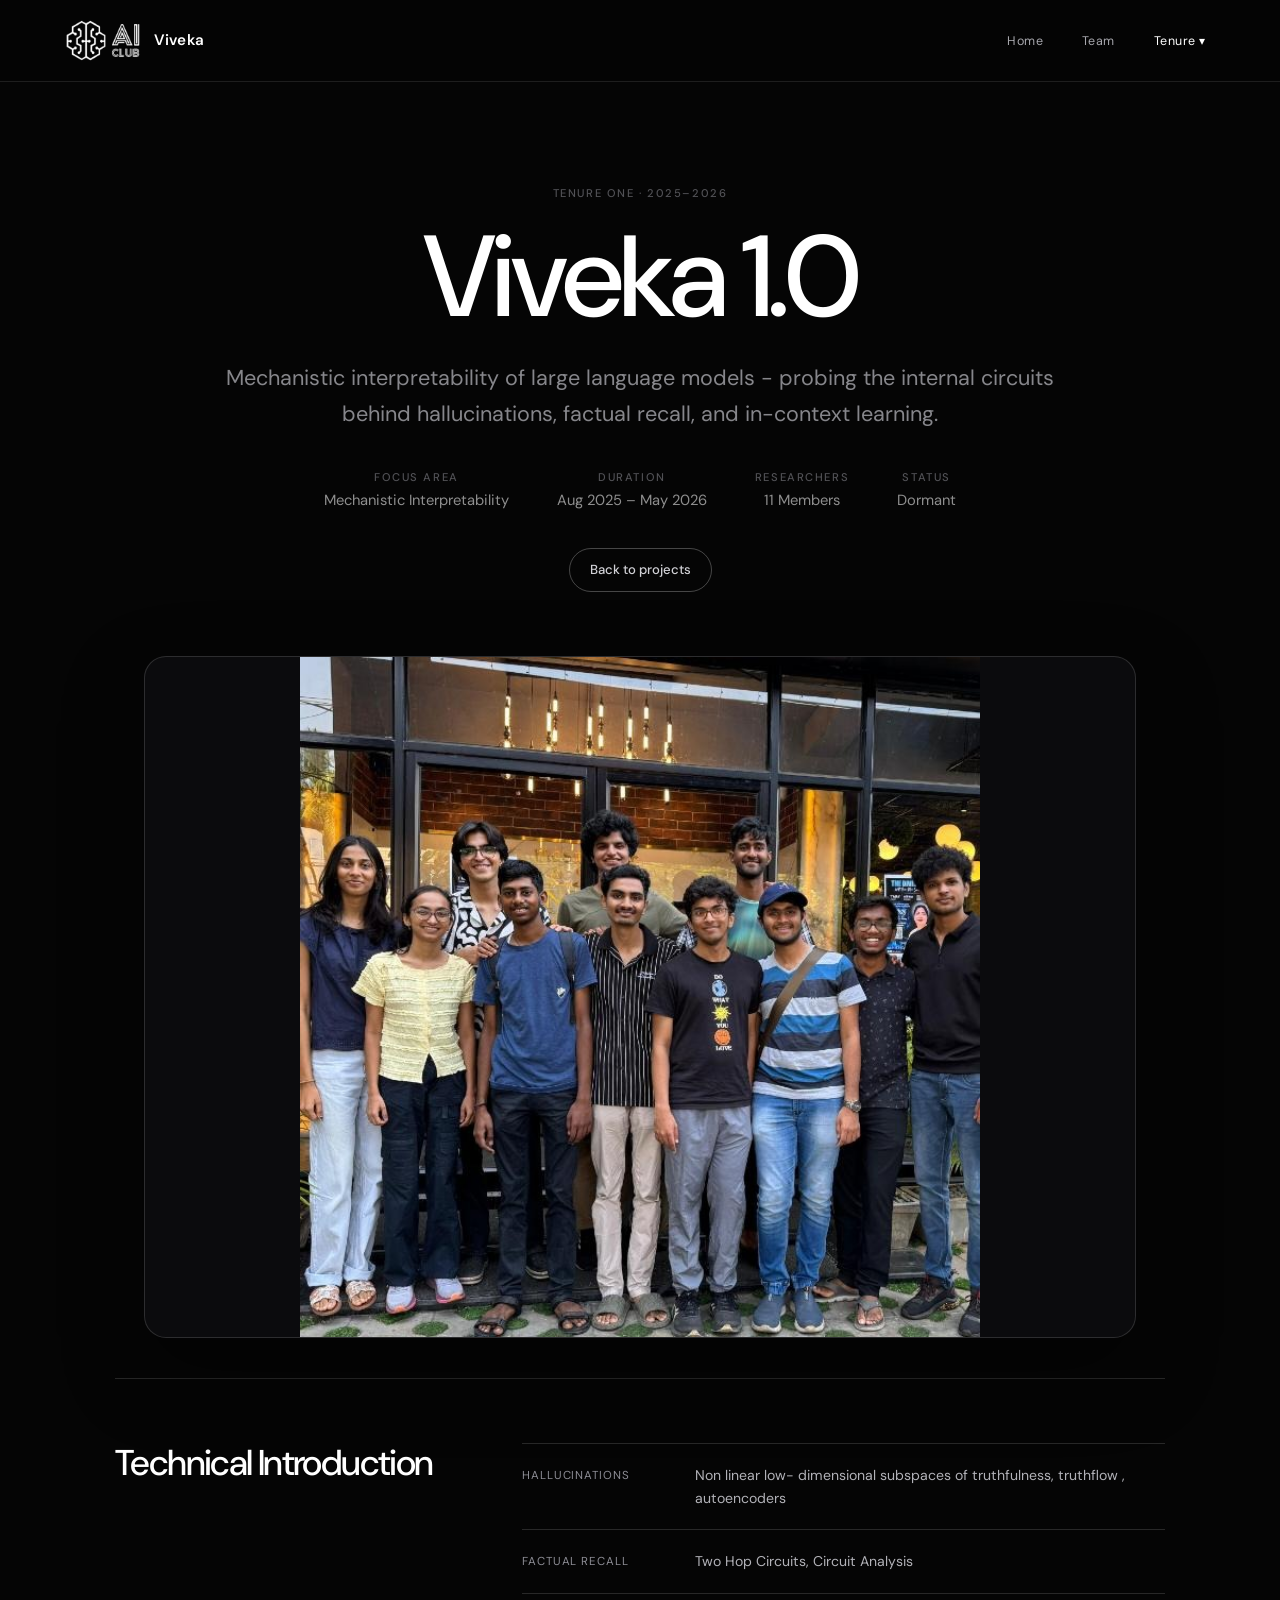
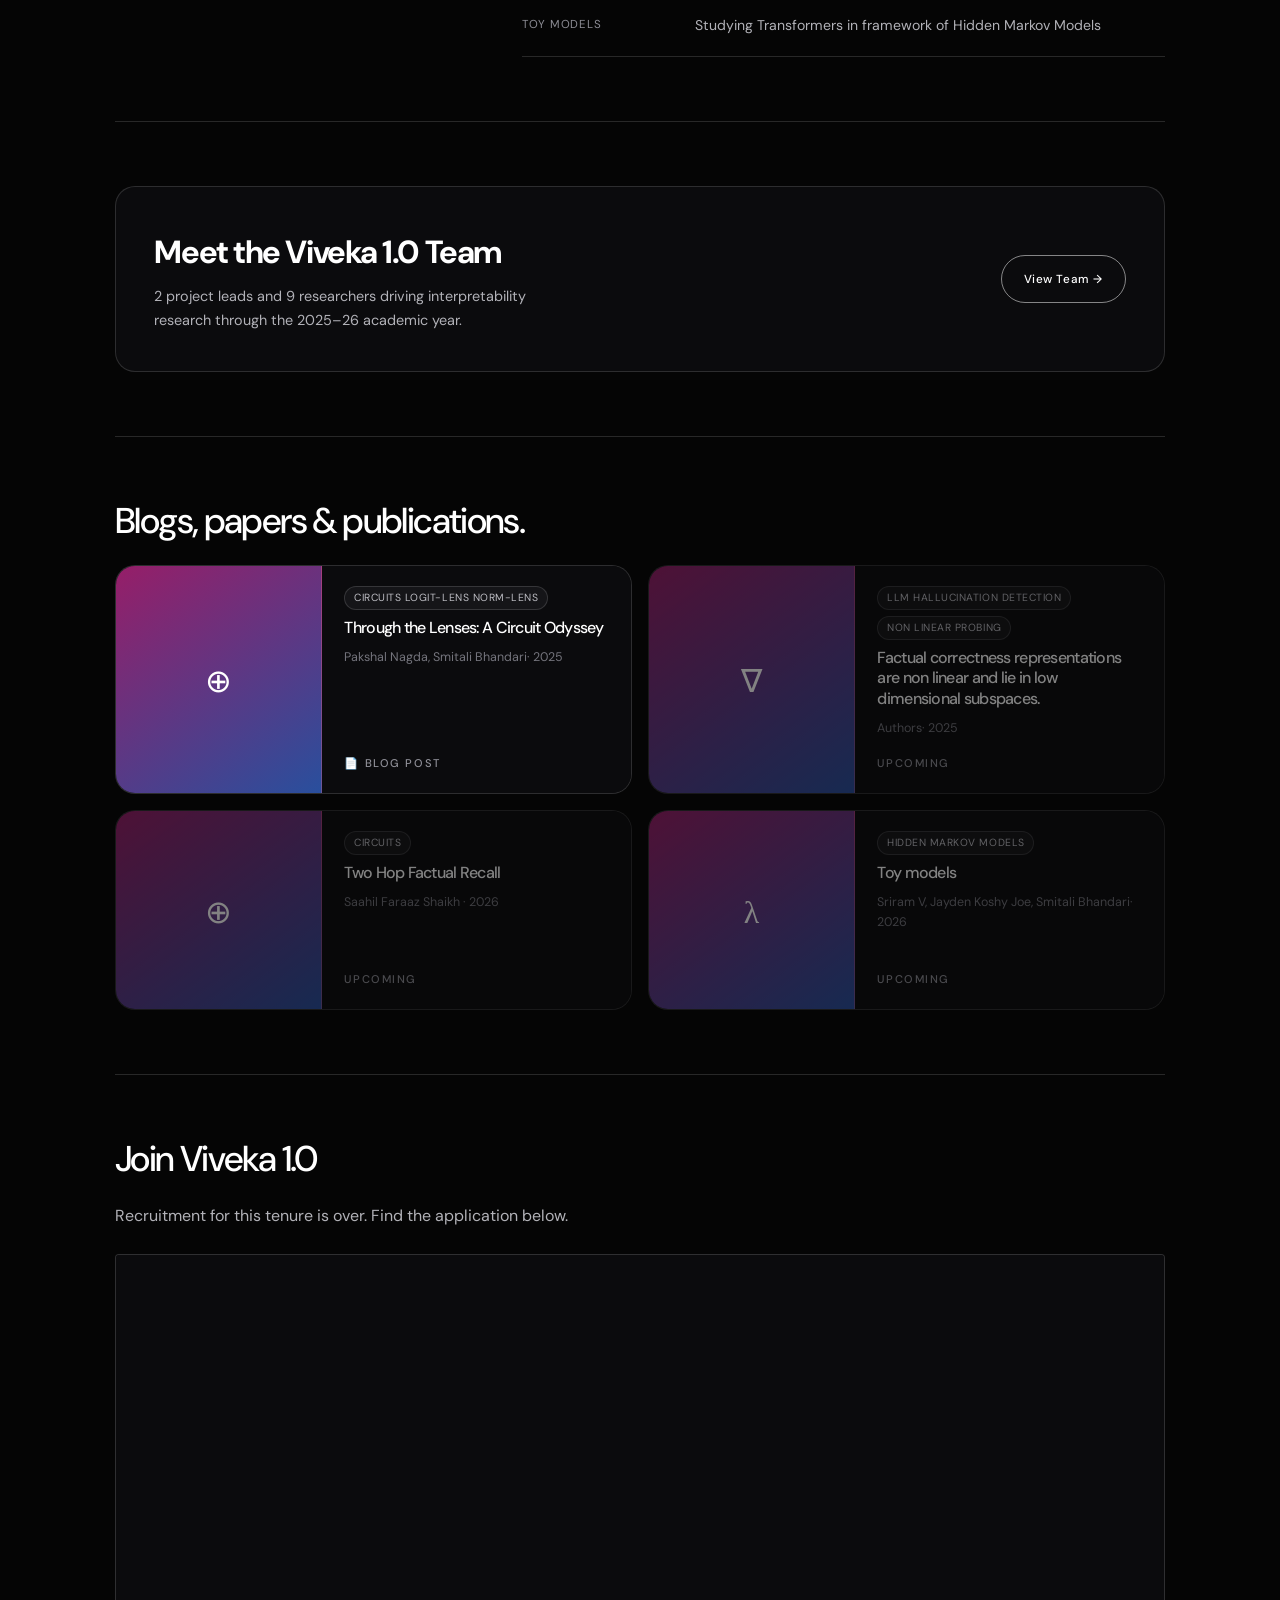
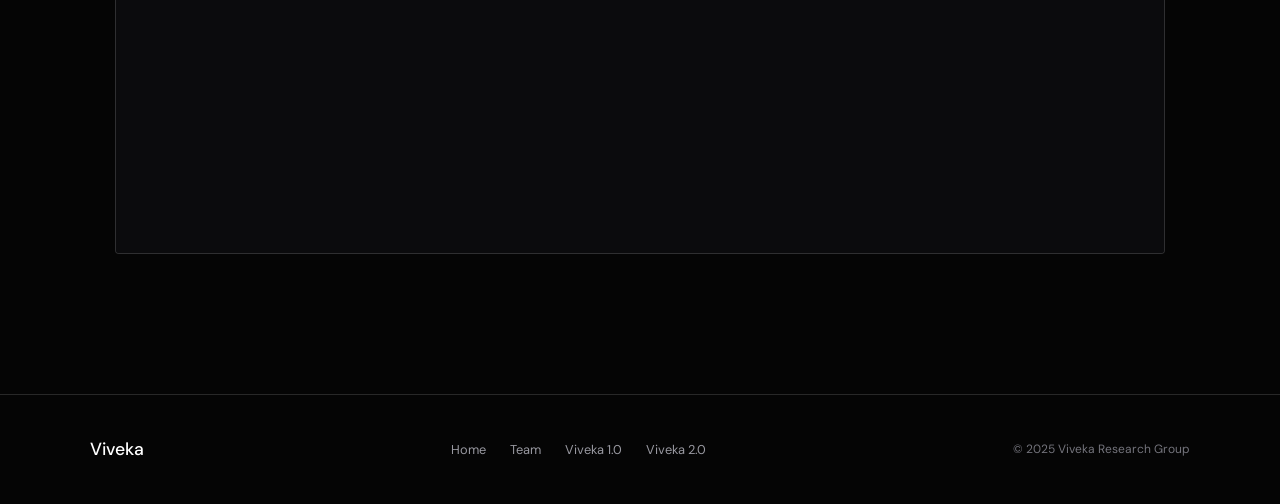
<file: viveka-1.html>
<!DOCTYPE html>
<html lang="en" data-theme="dark">

<head>
  <meta charset="UTF-8">
  <meta name="viewport" content="width=device-width, initial-scale=1.0">
  <title>Viveka 1.0 - Mechanistic Interpretability of LLMs</title>
  <link rel="preconnect" href="https://fonts.googleapis.com">
  <link
    href="https://fonts.googleapis.com/css2?family=Playfair+Display:ital,wght@0,400;0,700;1,400&family=DM+Sans:wght@300;400;500&family=DM+Mono:wght@400&display=swap"
    rel="stylesheet">
  <style>
    :root {
      --ink: #0f0f0f;
      --ink-muted: #555;
      --ink-faint: #999;
      --paper: #f8f5f0;
      --paper-warm: #ede9e2;
      --accent: #1a3a2a;
      --accent-light: #2e6648;
      --accent-pale: #d4e8dc;
      --rule: rgba(15, 15, 15, 0.12);
      --gold: #b8892a;
      --nav-bg: #f8f5f0;
    }

    [data-theme="dark"] {
      --ink: #e8e4dd;
      --ink-muted: #a8a09a;
      --ink-faint: #665f58;
      --paper: #141210;
      --paper-warm: #1d1a16;
      --accent: #4a8f6a;
      --accent-light: #5aaf80;
      --accent-pale: #1e3a2a;
      --rule: rgba(255, 255, 240, 0.10);
      --gold: #d4a84b;
      --nav-bg: #141210;
    }

    *,
    *::before,
    *::after {
      box-sizing: border-box;
      margin: 0;
      padding: 0;
    }

    html {
      scroll-behavior: smooth;
      background: var(--paper);
      transition: background 0.3s;
    }

    body {
      font-family: 'DM Sans', sans-serif;
      background: var(--paper);
      color: var(--ink);
      font-size: 16px;
      line-height: 1.7;
      transition: background 0.3s, color 0.3s;
      max-width: 1440px;
      margin: 0 auto;
      box-shadow: 0 0 40px rgba(0, 0, 0, 0.05);
      min-height: 100vh;
    }

    nav {
      position: sticky;
      top: 0;
      z-index: 100;
      background: var(--nav-bg);
      border-bottom: 1px solid var(--rule);
      display: flex;
      align-items: center;
      justify-content: space-between;
      padding: 0 3rem;
      height: 64px;
      transition: background 0.3s;
    }

    .dark-toggle {
      background: none;
      border: 1.5px solid var(--rule);
      color: var(--ink-muted);
      cursor: pointer;
      font-size: 1rem;
      width: 36px;
      height: 36px;
      border-radius: 50%;
      display: flex;
      align-items: center;
      justify-content: center;
      margin-left: 0.8rem;
      transition: border-color 0.2s, background 0.2s, color 0.2s;
      flex-shrink: 0;
    }

    .dark-toggle:hover {
      border-color: var(--accent);
      color: var(--accent);
      background: var(--accent-pale);
    }

    .nav-logo {
      font-family: 'Playfair Display', serif;
      font-size: 1.4rem;
      font-weight: 700;
      color: var(--accent);
      text-decoration: none;
    }

    .nav-links {
      display: flex;
      gap: 0;
      align-items: center;
      list-style: none;
    }

    .nav-links li {
      position: relative;
    }

    .nav-links a {
      display: block;
      padding: 0 1.1rem;
      height: 64px;
      line-height: 64px;
      font-size: 0.88rem;
      font-weight: 500;
      letter-spacing: 0.06em;
      text-transform: uppercase;
      text-decoration: none;
      color: var(--ink-muted);
      transition: color 0.2s;
    }

    .nav-links a:hover,
    .nav-links a.active {
      color: var(--accent);
    }

    .dropdown-menu {
      display: none;
      position: absolute;
      top: 100%;
      left: 0;
      background: var(--nav-bg);
      border: 1px solid var(--rule);
      min-width: 180px;
      box-shadow: 0 8px 24px rgba(0, 0, 0, 0.08);
    }

    .nav-links li:hover .dropdown-menu {
      display: block;
    }

    .dropdown-menu a {
      height: auto;
      line-height: 1.4;
      padding: 0.75rem 1.2rem;
      display: block;
      border-bottom: 1px solid var(--rule);
      font-size: 0.82rem;
    }

    .dropdown-menu a:last-child {
      border-bottom: none;
    }

    /* HERO BANNER */
    .tenure-hero {
      background: var(--accent);
      color: var(--paper);
      padding: 2.5rem 3rem;
      border-bottom: 1px solid var(--rule);
      display: grid;
      grid-template-columns: 1fr 1fr;
      gap: 4rem;
      align-items: center;
    }

    .tenure-hero-content {
      position: relative;
      z-index: 1;
    }

    .tenure-eyebrow {
      font-family: 'DM Mono', monospace;
      font-size: 0.7rem;
      letter-spacing: 0.2em;
      text-transform: uppercase;
      opacity: 0.55;
      margin-bottom: 1rem;
    }

    .tenure-title {
      font-family: 'Playfair Display', serif;
      font-size: clamp(2.5rem, 5vw, 4.5rem);
      font-weight: 700;
      line-height: 1.05;
      margin-bottom: 1rem;
    }

    .tenure-sub {
      font-size: 1.1rem;
      opacity: 0.75;
      max-width: 560px;
      line-height: 1.7;
      margin-bottom: 2rem;
    }

    .tenure-hero-photo {
      position: relative;
      overflow: hidden;
      border: 1px solid rgba(255,255,255,0.15);
      box-shadow: 0 20px 60px rgba(0,0,0,0.3);
      border-radius: 4px;
    }

    .tenure-hero-photo img {
      width: 100%;
      height: 420px;
      display: block;
      object-fit: cover;
      object-position: center top;
    }

    .tenure-meta {
      display: flex;
      gap: 2rem;
      flex-wrap: wrap;
    }

    .tenure-meta-item {
      font-size: 0.8rem;
      opacity: 0.55;
      letter-spacing: 0.08em;
      text-transform: uppercase;
    }

    .tenure-meta-val {
      font-size: 1rem;
      font-weight: 500;
      opacity: 1;
      display: block;
      margin-top: 0.15rem;
    }

    /* SECTIONS */
    .page-section {
      padding: 5rem 3rem;
      border-bottom: 1px solid var(--rule);
    }

    .section-label {
      font-family: 'DM Mono', monospace;
      font-size: 0.7rem;
      letter-spacing: 0.2em;
      text-transform: uppercase;
      color: var(--ink-faint);
      margin-bottom: 1rem;
    }

    .section-title {
      font-family: 'Playfair Display', serif;
      font-size: clamp(1.6rem, 2.5vw, 2.4rem);
      font-weight: 700;
      line-height: 1.15;
      margin-bottom: 1.5rem;
      max-width: 640px;
    }

    /* TECHNICAL INTRO */
    .intro-grid {
      display: grid;
      grid-template-columns: 1fr 1fr;
      gap: 4rem;
      align-items: start;
    }

    .intro-text p {
      font-size: 0.97rem;
      color: var(--ink-muted);
      line-height: 1.85;
      margin-bottom: 1rem;
    }

    .intro-concepts {
      display: flex;
      flex-direction: column;
      gap: 0;
    }

    .concept {
      padding: 1.25rem 0;
      border-bottom: 1px solid var(--rule);
      display: grid;
      grid-template-columns: 1fr 3fr;
      gap: 1rem;
      align-items: start;
    }

    .concept:first-child {
      border-top: 1px solid var(--rule);
    }

    .concept-key {
      font-family: 'DM Mono', monospace;
      font-size: 0.72rem;
      color: var(--accent);
      letter-spacing: 0.08em;
      text-transform: uppercase;
      margin-top: 0.1rem;
    }

    .concept-val {
      font-size: 0.88rem;
      color: var(--ink-muted);
      line-height: 1.6;
    }

    /* PUBLICATIONS / BLOGS */
    .pub-grid {
      display: grid;
      grid-template-columns: 1fr 1fr;
      gap: 1.5rem;
      margin-top: 1.5rem;
    }

    .pub-card {
      border: 1px solid var(--rule);
      display: grid;
      grid-template-columns: 2fr 3fr;
      min-height: 180px;
      background: var(--paper);
      text-decoration: none;
      color: inherit;
      transition: box-shadow 0.2s, transform 0.2s;
      overflow: hidden;
    }

    .pub-card:hover {
      box-shadow: 0 8px 32px rgba(0, 0, 0, 0.1);
      transform: translateY(-2px);
    }

    .pub-img {
      background: var(--paper-warm);
      display: flex;
      align-items: center;
      justify-content: center;
      font-family: 'Playfair Display', serif;
      font-size: 2rem;
      color: var(--accent);
      border-right: 1px solid var(--rule);
      min-height: 180px;
    }

    .pub-body {
      padding: 1.25rem 1.4rem;
      display: flex;
      flex-direction: column;
      gap: 0.5rem;
    }

    .pub-tags {
      display: flex;
      flex-wrap: wrap;
      gap: 0.35rem;
    }

    .pub-tag {
      font-size: 0.65rem;
      padding: 0.15rem 0.55rem;
      border: 1px solid var(--accent-pale);
      background: var(--accent-pale);
      color: var(--accent);
      letter-spacing: 0.05em;
      text-transform: uppercase;
    }

    .pub-title {
      font-family: 'Playfair Display', serif;
      font-size: 1rem;
      font-weight: 700;
      line-height: 1.3;
      color: var(--ink);
    }

    .pub-title:hover {
      color: var(--accent);
    }

    .pub-authors {
      font-size: 0.78rem;
      color: var(--ink-faint);
    }

    .pub-oneliner {
      font-size: 0.82rem;
      color: var(--ink-muted);
      line-height: 1.5;
    }

    .pub-type-badge {
      font-size: 0.65rem;
      letter-spacing: 0.1em;
      text-transform: uppercase;
      color: var(--ink-faint);
      font-family: 'DM Mono', monospace;
      margin-top: auto;
    }

    /* TEAM REDIRECT */
    .team-redirect {
      background: var(--paper-warm);
      border: 1px solid var(--rule);
      padding: 3rem;
      display: flex;
      align-items: center;
      justify-content: space-between;
      gap: 2rem;
      flex-wrap: wrap;
    }

    .team-redirect h3 {
      font-family: 'Playfair Display', serif;
      font-size: 1.6rem;
      font-weight: 700;
    }

    .team-redirect p {
      font-size: 0.9rem;
      color: var(--ink-muted);
      margin-top: 0.4rem;
      max-width: 420px;
    }

    .btn {
      display: inline-block;
      padding: 0.7rem 1.8rem;
      font-size: 0.82rem;
      font-weight: 500;
      letter-spacing: 0.08em;
      text-transform: uppercase;
      text-decoration: none;
      border: 1.5px solid var(--ink);
      color: var(--ink);
      background: transparent;
      transition: all 0.2s;
    }

    .btn:hover {
      background: var(--ink);
      color: var(--paper);
    }

    .btn-fill {
      background: var(--accent);
      color: var(--paper);
      border-color: var(--accent);
    }

    .btn-fill:hover {
      background: var(--accent-light);
      border-color: var(--accent-light);
      color: var(--paper);
    }

    footer {
      padding: 3rem;
      display: flex;
      align-items: center;
      justify-content: space-between;
      flex-wrap: wrap;
      gap: 1rem;
      border-top: 1px solid var(--rule);
    }

    .footer-logo {
      font-family: 'Playfair Display', serif;
      font-size: 1.1rem;
      font-weight: 700;
      color: var(--accent);
    }

    .footer-links {
      display: flex;
      gap: 1.5rem;
    }

    .footer-links a {
      font-size: 0.8rem;
      text-decoration: none;
      color: var(--ink-muted);
    }

    .footer-links a:hover {
      color: var(--accent);
    }

    .footer-copy {
      font-size: 0.75rem;
      color: var(--ink-faint);
    }

    @media (max-width: 768px) {
      nav {
        padding: 0 1.5rem;
      }

      .tenure-hero {
        padding: 3.5rem 1.5rem;
        grid-template-columns: 1fr;
        min-height: auto;
        gap: 2rem;
      }

      .page-section {
        padding: 3.5rem 1.5rem;
      }

      .intro-grid {
        grid-template-columns: 1fr;
        gap: 2rem;
      }

      .pub-grid {
        grid-template-columns: 1fr;
      }

      .pub-card {
        grid-template-columns: 1fr;
      }

      .pub-img {
        min-height: 120px;
        border-right: none;
        border-bottom: 1px solid var(--rule);
      }

      footer {
        padding: 2rem 1.5rem;
        flex-direction: column;
      }
    }
  </style>
  <link rel="stylesheet" href="assets/css/viveka-theme.css?v=20261004-3">
</head>

<body>

  <nav>
    <a href="index.html" class="nav-logo"><img src="assets/ai-club-logo.png" alt="AI Club"><span>Viveka</span></a>
    <ul class="nav-links">
      <li><a href="index.html">Home</a></li>
      <li><a href="team.html">Team</a></li>
      <li style="position:relative;">
        <a href="#" class="active">Tenure ▾</a>
        <div class="dropdown-menu">
          <a href="viveka-1.html" style="color:var(--accent);">Viveka 1.0 - 2025–26</a>
          <a href="viveka-2.html">Viveka 2.0 - 2026–27</a>
        </div>
      </li>
    </ul>
  </nav>

  <!-- HERO -->
  <main class="tenure-page">
  <header class="tenure-hero">
    <div class="tenure-hero-content">
      <div class="tenure-eyebrow">Tenure One · 2025–2026</div>
      <h1 class="tenure-title">Viveka 1.0</h1>
      <p class="tenure-sub">Mechanistic interpretability of large language models - probing the internal circuits behind
        hallucinations, factual recall, and in-context learning.</p>
      <div class="tenure-meta">
        <div class="tenure-meta-item">Focus Area<span class="tenure-meta-val">Mechanistic Interpretability</span></div>
        <div class="tenure-meta-item">Duration<span class="tenure-meta-val">Aug 2025 – May 2026</span></div>
        <div class="tenure-meta-item">Researchers<span class="tenure-meta-val">11 Members</span></div>
        <div class="tenure-meta-item">Status<span class="tenure-meta-val">Dormant</span></div>
      </div>
      <div class="tenure-actions">
        <a class="tenure-back" href="https://aiclubcfi.com/projects-25-26/">Back to projects</a>
      </div>
    </div>
    <div class="tenure-hero-photo">
      <img class="full-frame-photo" src="group_photo.jpg" alt="Viveka 1.0 team photo" />
    </div>
  </header>

  <!-- TECHNICAL INTRO -->
  <section class="page-section intro-section">
    <!-- <div class="section-label">01 - Technical Introduction</div> -->
    <div class="intro-grid">
      <div>
        <h2 class="section-title">Technical Introduction</h2>
        <div class="intro-text">
        </div>
      </div>
      <div class="intro-concepts">
        <div class="concept">
          <span class="concept-key">Hallucinations</span>
          <span class="concept-val">Non linear low- dimensional subspaces of truthfulness, truthflow ,
            autoencoders</span>
        </div>
        <div class="concept">
          <span class="concept-key">Factual Recall</span>
          <span class="concept-val">Two Hop Circuits, Circuit Analysis</span>
        </div>
        <div class="concept">
          <span class="concept-key">Toy models</span>
          <span class="concept-val">Studying Transformers in framework of Hidden Markov Models</span>
        </div>
      </div>
    </div>
  </section>

  <!-- MEET THE TEAM REDIRECT -->
  <section class="page-section team-section">
    <div class="team-redirect">
      <div>
        <h3>Meet the Viveka 1.0 Team</h3>
        <p>2 project leads and 9 researchers driving interpretability research through the 2025–26 academic year.</p>
      </div>
      <a href="team.html#v1" class="btn btn-fill">View Team →</a>
    </div>
  </section>

  <!-- BLOGS / PAPERS / PUBLICATIONS -->
  <section class="page-section publications-section">
    <!-- <div class="section-label">02 - Research Output</div> -->
    <h2 class="section-title">Blogs, papers & publications.</h2>
    <div class="pub-grid">

      <div class="pub-card"
        onclick="window.open('https://aiclubiitmadras.substack.com/p/through-the-lenses-a-circuit-odyssey','_blank')"
        style="cursor:pointer;" title="Add link by changing '#' in code">
        <div class="pub-img">⊕</div>
        <div class="pub-body">
          <div class="pub-tags">
            <span class="pub-tag">Circuits Logit-Lens Norm-Lens</span>
          </div>
          <div class="pub-title">Through the Lenses: A Circuit Odyssey</div>
          <div class="pub-authors">Pakshal Nagda, Smitali Bhandari· 2025</div>
          <div class="pub-oneliner"></div>
          <div class="pub-type-badge">📄 Blog Post</div>
        </div>
      </div>

      <!-- Replace '#' in window.open with actual URL to add a link -->
      <div class="pub-card" onclick="window.open('#','_blank')" style="cursor:pointer; opacity: 0.5;"
        title="Add link by changing '#' in code">
        <div class="pub-img">∇</div>
        <div class="pub-body">
          <div class="pub-tags">
            <span class="pub-tag">LLM Hallucination Detection</span>
            <span class="pub-tag">Non linear Probing</span>
          </div>
          <div class="pub-title">Factual correctness representations are non linear and lie in low dimensional
            subspaces.</div>
          <div class="pub-authors">Authors· 2025</div>
          <div class="pub-oneliner"></div>
          <div class="pub-type-badge">Upcoming</div>
        </div>
      </div>

      <!-- Replace '#' in window.open with actual URL to add a link -->
      <div class="pub-card" onclick="window.open('#','_blank')" style="cursor:pointer; opacity: 0.5;"
        title="Add link by changing '#' in code">
        <div class="pub-img">⊕</div>
        <div class="pub-body">
          <div class="pub-tags">
            <span class="pub-tag">Circuits</span>
          </div>
          <div class="pub-title">Two Hop Factual Recall</div>
          <div class="pub-authors">Saahil Faraaz Shaikh · 2026</div>
          <div class="pub-oneliner"></div>
          <div class="pub-type-badge">Upcoming</div>
        </div>
      </div>

      <!-- Replace '#' in window.open with actual URL to add a link -->

      <!-- Replace '#' in window.open with actual URL to add a link -->
      <div class="pub-card" onclick="window.open('#','_blank')" style="cursor:pointer; opacity: 0.5;"
        title="Add link by changing '#' in code">
        <div class="pub-img">λ</div>
        <div class="pub-body">
          <div class="pub-tags">
            <span class="pub-tag">Hidden Markov Models</span>
            <!-- <span class="pub-tag">Hidden Markov Models</span> -->
          </div>
          <div class="pub-title">Toy models</div>
          <div class="pub-authors">Sriram V, Jayden Koshy Joe, Smitali Bhandari· 2026</div>
          <div class="pub-oneliner"></div>
          <div class="pub-type-badge">Upcoming</div>
        </div>
      </div>

      <!-- Replace '#' in window.open with actual URL to add a link -->
      <!-- <div class="pub-card" onclick="window.open('#','_blank')" style="cursor:pointer;"
        title="Add link by changing '#' in code">
        <div class="pub-img">σ</div>
        <div class="pub-body">
          <div class="pub-tags">
            <span class="pub-tag">Interpretability</span>
            <span class="pub-tag">Non Linear Steering</span>
          </div>
          <div class="pub-title">Autoencoders for Steering Truthfulness and Uncertainity Directions</div>
          <div class="pub-authors"> Samrudh Raaj, Saahil Faraaz Shaikh · 2026</div>
          <div class="pub-oneliner"> </div>
          <div class="pub-type-badge">📝 Blog Post Upcoming</div>
        </div>
      </div> -->

    </div>
  </section>

  <!-- TEAM RECRUITMENT -->
  <section class="page-section recruitment-section">
    <!-- <div class="section-label">03 - Recruitment</div> -->
    <h2 class="section-title">Join Viveka 1.0</h2>
    <div style="max-width: 800px; margin-top: 2rem;">
      <p style="color:var(--ink-muted); margin-bottom: 1.5rem;">Recruitment for this tenure is over. Find the
        application below.</p>
      <div
        style="border: 1px solid var(--rule); border-radius: 4px; overflow: hidden; height: 600px; background: var(--paper-warm);">
        <iframe src="ProjectVivēkaApp.pdf" width="100%" height="100%" style="border: none;">
          <p>Your browser does not support PDFs. <a href="ProjectVivēkaApp.pdf">Download the PDF</a>.</p>
        </iframe>
      </div>
    </div>
  </section>

</main>

  <footer>
    <div class="footer-logo">Viveka</div>
    <div class="footer-links">
      <a href="index.html">Home</a>
      <a href="team.html">Team</a>
      <a href="viveka-1.html">Viveka 1.0</a>
      <a href="viveka-2.html">Viveka 2.0</a>
    </div>
    <div class="footer-copy">© 2025 Viveka Research Group</div>
  </footer>

</body>

</html>
</file>
<file: assets/css/viveka-theme.css>
/* Viveka visual system — static, monochrome, and research-led. */
:root,
[data-theme="dark"] {
  color-scheme: dark;
  --ink: #f5f5f7;
  --ink-muted: #b2b2b8;
  --ink-faint: #74747c;
  --paper: #050505;
  --paper-warm: #0d0d0f;
  --accent: #f5f5f7;
  --accent-light: #dcdce1;
  --accent-pale: #18181c;
  --rule: rgba(255, 255, 255, 0.14);
  --gold: #ffffff;
  --v2: #0b0b0d;
  --nav-bg: rgba(5, 5, 5, 0.94);
  --gradient: linear-gradient(135deg, #a91f70 0%, #6d3fa0 48%, #2466b3 100%);
}

html { background: #050505; scroll-behavior: smooth; }

body {
  max-width: none;
  margin: 0;
  background: #050505;
  color: var(--ink);
  box-shadow: none;
  font-family: "DM Sans", Inter, -apple-system, BlinkMacSystemFont, "Segoe UI", sans-serif;
  font-size: 16px;
  line-height: 1.65;
}

body,
body::before,
body::after { animation: none !important; background-image: none; }

nav {
  height: 82px;
  padding: 0 clamp(1.25rem, 5vw, 5rem);
  background: var(--nav-bg);
  border-bottom: 1px solid rgba(255, 255, 255, 0.1);
  backdrop-filter: blur(16px);
  -webkit-backdrop-filter: blur(16px);
}

.nav-logo {
  display: inline-flex;
  align-items: center;
  gap: 0.75rem;
  color: #fff;
  font-family: inherit;
  font-size: 1rem;
  font-weight: 600;
  letter-spacing: 0.01em;
}

.nav-logo::before {
  content: "V";
  display: grid;
  place-items: center;
  width: 34px;
  height: 34px;
  border: 1px solid rgba(255, 255, 255, 0.72);
  border-radius: 50%;
  color: #fff;
  font-size: 0.84rem;
  font-weight: 500;
}

.nav-links { gap: clamp(0.2rem, 1.4vw, 1.4rem); }

.nav-links a {
  height: 82px;
  padding: 0 0.65rem;
  color: #a7a7ad;
  font-size: 0.78rem;
  font-weight: 400;
  line-height: 82px;
  letter-spacing: 0.04em;
  text-transform: none;
}

.nav-links a:hover,
.nav-links a.active { color: #fff !important; }

.dropdown-menu {
  min-width: 220px;
  padding: 0.5rem;
  background: #0b0b0d;
  border: 1px solid var(--rule);
  border-radius: 12px;
  box-shadow: 0 24px 60px rgba(0, 0, 0, 0.55);
}

.dropdown-menu a {
  height: auto;
  padding: 0.8rem 0.9rem;
  border: 0;
  border-radius: 8px;
  line-height: 1.4;
}

.dropdown-menu a:hover { background: #17171a; }
.dark-toggle { display: none !important; }

section,
.page-section,
.tenure-block,
.page-header {
  padding-right: clamp(1.4rem, 7vw, 7rem);
  padding-left: clamp(1.4rem, 7vw, 7rem);
  border-color: var(--rule);
}

.hero {
  min-height: calc(100vh - 82px);
  padding: clamp(4.5rem, 8vw, 8rem) clamp(1.4rem, 7vw, 7rem);
  gap: clamp(3rem, 7vw, 7rem);
  border-bottom: 1px solid var(--rule);
}

.hero-eyebrow,
.page-eyebrow,
.section-label,
.tenure-eyebrow,
.role-label,
.pub-type-badge,
.tenure-block-year,
.lead-role,
.tenure-meta-item {
  color: #8f8f97;
  font-family: "DM Sans", sans-serif;
  font-size: 0.7rem;
  font-weight: 500;
  letter-spacing: 0.14em;
  text-transform: uppercase;
}

.hero-title,
.page-title,
.section-title,
.tenure-title,
.tenure-block-name,
.tenure-card-title,
.team-redirect h3,
.pub-title {
  color: #fff;
  font-family: inherit;
  font-style: normal;
  letter-spacing: -0.045em;
}

.hero-title {
  max-width: 740px;
  font-size: clamp(3.35rem, 6.5vw, 6.5rem);
  font-weight: 500;
  line-height: 0.98;
}

.hero-title em { color: #fff; font-style: normal; }

.hero-sub,
.page-sub,
.tenure-sub,
.intro-text p,
.about-text p,
.pillar-desc,
.tenure-card-desc,
.advisor-affil,
.lead-focus,
.member-focus,
.pub-oneliner,
.concept-val { color: var(--ink-muted); }

.hero-sub {
  max-width: 590px;
  font-size: clamp(1rem, 1.4vw, 1.2rem);
}

.btn,
.btn-fill {
  padding: 0.85rem 1.35rem;
  background: transparent;
  border: 1px solid rgba(255, 255, 255, 0.65);
  border-radius: 999px;
  color: #fff;
  font-size: 0.73rem;
  font-weight: 500;
  letter-spacing: 0.05em;
  text-transform: none;
}

.btn-fill { background: #fff; border-color: #fff; color: #050505; }

.btn:hover,
.btn-fill:hover {
  background: var(--gradient);
  border-color: transparent;
  color: #fff;
  transform: translateY(-1px);
}

.hero-photo-wrapper,
.tenure-hero-photo {
  overflow: hidden;
  border: 1px solid var(--rule);
  border-radius: 22px;
  box-shadow: 0 32px 80px rgba(0, 0, 0, 0.42);
}

.hero-photo-wrapper img,
[data-theme="dark"] .hero-photo-wrapper img,
.tenure-hero-photo img {
  filter: brightness(0.68) contrast(1.06) saturate(0.9);
  transition: filter 0.4s ease;
}

.hero-photo-wrapper:hover img,
.tenure-hero-photo:hover img { filter: none; }

.hero-photo-wrapper::after { transition: opacity 0.4s ease; }
.hero-photo-wrapper:hover::after { opacity: 0; }

.tenure-hero-photo .full-frame-photo {
  height: auto;
  aspect-ratio: 1;
  object-fit: contain;
}

.hero-quote {
  padding: 1.15rem 1.35rem;
  background: #0c0c0e;
  border: 1px solid var(--rule);
  border-left: 3px solid #8e3b9d;
  border-radius: 0 12px 12px 0;
  color: var(--ink-muted);
}

.section-title {
  font-size: clamp(2.2rem, 4.4vw, 4.6rem);
  font-weight: 500;
  line-height: 1.05;
}

#tenures .section-title {
  max-width: 1000px;
}

.about-grid,
.intro-grid { gap: clamp(2.5rem, 7vw, 7rem); }

.pillar,
.concept { border-color: var(--rule); }

.pillar-num,
.concept-key { color: #8d8d95; font-family: inherit; }
.pillar-title { color: #fff; font-weight: 500; }

.tenure-grid,
.advisors-grid,
.leads-grid,
.members-grid,
.pub-grid { gap: 1rem; }

.tenure-card,
.advisor-card,
.lead-card,
.member-card,
.pub-card {
  overflow: hidden;
  background: #0b0b0d;
  border: 1px solid var(--rule);
  border-radius: 18px;
  color: #fff;
}

.tenure-card:hover,
.advisor-card:hover,
.lead-card:hover,
.member-card:hover,
.pub-card:hover {
  border-color: rgba(255, 255, 255, 0.32);
  box-shadow: 0 18px 50px rgba(0, 0, 0, 0.34);
  transform: translateY(-3px);
}

.tenure-card-header,
.tenure-card-header.v2,
.team-redirect { background: var(--gradient); color: #fff; }

.tenure-card-header { min-height: 190px; }
.tenure-card-body { background: #0b0b0d; }

.theme-tag,
.lead-tag,
.pub-tag,
.supporter-badge {
  background: #151518;
  border: 1px solid var(--rule);
  border-radius: 999px;
  color: #bdbdc3;
}

.tenure-card-link,
.tenure-block-link { color: #fff !important; }

.advisor-avatar,
.lead-avatar,
.member-avatar,
.v2 .lead-avatar,
.v2 .member-avatar {
  background: var(--gradient) !important;
  color: #fff !important;
}

.advisor-avatar { border-radius: 50%; }
.supporters-row { gap: 0.75rem; }
.supporter-badge { padding: 0.85rem 1.25rem; }

.page-header {
  padding-top: clamp(5rem, 10vw, 9rem);
  padding-bottom: clamp(3.5rem, 7vw, 6rem);
}

.page-title {
  font-size: clamp(3.4rem, 8vw, 7rem);
  font-weight: 500;
}

.tenure-block {
  padding-top: clamp(4rem, 7vw, 7rem);
  padding-bottom: clamp(4rem, 7vw, 7rem);
}

.tenure-block-name { font-weight: 500; }
.lead-card, .member-card { background: #0b0b0d; }
.lead-role, .v2 .lead-role { color: #a66bc1 !important; }
.social-link { color: #d5d5da; }

.tenure-hero {
  min-height: calc(100vh - 82px);
  padding: clamp(4rem, 7vw, 7rem) clamp(1.4rem, 7vw, 7rem);
  background: #050505;
  border-color: var(--rule);
}

.tenure-hero::before { color: #fff; opacity: 0.035; }

.tenure-title {
  font-size: clamp(3.8rem, 8vw, 8rem);
  font-weight: 500;
  line-height: 0.95;
}

.tenure-meta { gap: 2.5rem; }

.tenure-meta-val {
  color: #fff;
  font-size: 0.92rem;
  font-weight: 400;
  letter-spacing: 0;
  text-transform: none;
}

.page-section {
  padding-top: clamp(4.5rem, 8vw, 8rem);
  padding-bottom: clamp(4.5rem, 8vw, 8rem);
}

.team-redirect {
  padding: clamp(2rem, 4vw, 4rem);
  border-radius: 18px;
}

.pub-img {
  background: linear-gradient(145deg, #961e68, #294f9d);
  border-color: var(--rule);
  color: #fff;
}

.pub-body { background: #0b0b0d; }
.pub-title { font-weight: 500; }

footer {
  padding: 2.5rem clamp(1.4rem, 7vw, 7rem);
  background: #050505;
  border-color: var(--rule);
}

.footer-logo { color: #fff; font-family: inherit; font-weight: 500; }
.footer-links a { color: #9999a1; }
.footer-links a:hover { color: #fff; }

@media (max-width: 880px) {
  .hero,
  .tenure-hero { min-height: auto; grid-template-columns: 1fr; }

  .hero-photo-wrapper img,
  .tenure-hero-photo img { height: min(68vw, 480px); }
}

@media (max-width: 640px) {
  nav { height: 68px; padding: 0 1rem; }
  .nav-logo { font-size: 0; }
  .nav-logo::before { width: 32px; height: 32px; font-size: 0.8rem; }
  .nav-links { gap: 0; }
  .nav-links a { height: 68px; padding: 0 0.42rem; font-size: 0.69rem; line-height: 68px; }
  .dropdown-menu { right: 0; left: auto; }
  .hero-title { font-size: clamp(3rem, 14vw, 4.5rem); }
  .hero { padding-top: 4.5rem; }
  .hero-ctas { gap: 0.65rem; }
  .tenure-card-header { min-height: 155px; }
  footer { align-items: flex-start; }
}

@media (prefers-reduced-motion: reduce) {
  *, *::before, *::after {
    scroll-behavior: auto !important;
    animation: none !important;
    transition-duration: 0.01ms !important;
  }
}


/* AI Club project-page structure for Viveka tenure pages. */
.tenure-page {
  padding-bottom: clamp(3rem, 6vw, 6rem);
}

.tenure-hero {
  display: block;
  min-height: 0;
  max-width: 1120px;
  margin: 0 auto;
  padding: clamp(4.5rem, 8vw, 7.5rem) clamp(1.4rem, 5vw, 4rem) 2.5rem;
  background: transparent;
  border-bottom: 0;
  text-align: center;
}

.tenure-hero::before {
  display: none;
}

.tenure-hero-content {
  max-width: 940px;
  margin: 0 auto;
}

.tenure-eyebrow {
  margin-bottom: 1.25rem;
}

.tenure-title {
  font-size: clamp(4rem, 9vw, 7.8rem);
}

.tenure-sub {
  max-width: 900px;
  margin: 1.8rem auto 2.2rem;
  font-size: clamp(1.05rem, 1.8vw, 1.35rem);
  line-height: 1.65;
}

.tenure-meta {
  justify-content: center;
  gap: 1.25rem 3rem;
}

.tenure-actions {
  display: flex;
  justify-content: center;
  margin-top: 2.2rem;
}

.tenure-back {
  display: inline-flex;
  align-items: center;
  min-height: 44px;
  padding: 0.65rem 1.25rem;
  border: 1px solid rgba(255, 255, 255, 0.26);
  border-radius: 999px;
  color: #d1d1d6;
  font-size: 0.82rem;
  font-weight: 500;
  text-decoration: none;
  transition: border-color 180ms ease, color 180ms ease, transform 180ms ease;
}

.tenure-back:hover {
  border-color: rgba(255, 255, 255, 0.68);
  color: #fff;
  transform: translateY(-1px);
}

.tenure-hero-photo {
  max-width: 1000px;
  margin: clamp(2.5rem, 5vw, 4.5rem) auto 0;
  background: #0b0b0d;
  border-radius: 22px;
}

.tenure-hero-photo img,
.tenure-hero-photo .full-frame-photo {
  width: 100%;
  height: auto;
  max-height: 680px;
  aspect-ratio: auto;
  object-fit: contain;
  filter: none;
}

.page-section {
  max-width: 1050px;
  margin: 0 auto;
  padding: clamp(2.5rem, 5vw, 4rem) 0;
  border-top: 1px solid var(--rule);
  border-bottom: 0;
}

.page-section .section-title {
  max-width: 920px;
  margin-bottom: 1.5rem;
  font-size: clamp(2rem, 3.5vw, 3.15rem);
}

.intro-grid {
  grid-template-columns: minmax(220px, 0.8fr) minmax(0, 1.5fr);
  gap: clamp(2rem, 5vw, 5rem);
}

.intro-grid-single {
  grid-template-columns: minmax(0, 1fr);
}

.intro-grid-single > div,
.intro-grid-single .section-title,
.intro-grid-single .intro-text {
  width: 100%;
  max-width: 100%;
}

.intro-grid-single .intro-text p {
  max-width: 980px;
  font-size: clamp(1rem, 1.35vw, 1.15rem);
}

.team-section {
  padding-top: clamp(2.5rem, 5vw, 4rem) !important;
}

.team-redirect {
  padding: clamp(1.6rem, 3vw, 2.5rem);
  background: #0b0b0d;
  border: 1px solid var(--rule);
  border-radius: 20px;
}

.team-redirect h3 {
  font-size: clamp(1.5rem, 2.5vw, 2rem);
}

.team-redirect .btn,
.team-redirect .btn-fill {
  background: transparent;
  border-color: rgba(255, 255, 255, 0.5);
  color: #fff;
}

.pub-grid {
  grid-template-columns: repeat(2, minmax(0, 1fr));
}

.pub-card {
  min-height: 200px;
  border-radius: 20px;
}

.recruitment-section > div[style*="max-width"] {
  max-width: none !important;
  margin-top: 1.5rem !important;
}

.recruitment-section iframe {
  background: #0b0b0d;
}

.recruitment-section > div[style*="height"] {
  overflow: hidden;
  border-radius: 20px !important;
}

@media (max-width: 1120px) {
  .page-section {
    width: calc(100% - 48px);
  }
}

@media (max-width: 760px) {
  .tenure-hero {
    padding-top: 3.5rem;
  }

  .tenure-title {
    font-size: clamp(3.4rem, 18vw, 5.4rem);
  }

  .tenure-meta {
    display: grid;
    grid-template-columns: repeat(2, minmax(0, 1fr));
    text-align: left;
  }

  .tenure-hero-photo {
    margin-top: 2.5rem;
    border-radius: 16px;
  }

  .page-section {
    width: calc(100% - 40px);
    padding: 2.5rem 0;
  }

  .intro-grid,
  .pub-grid {
    grid-template-columns: 1fr;
  }

  .team-redirect {
    align-items: flex-start;
  }
}


/* Refined shared heading, brand, and team-card scale. */
.nav-logo::before {
  display: none;
}

.nav-logo img {
  width: 78px;
  height: 48px;
  object-fit: contain;
}

.nav-logo span {
  font-size: 0.95rem;
}

.section-title,
.page-section .section-title {
  max-width: 1040px;
  font-size: clamp(1.9rem, 2.8vw, 3rem);
  line-height: 1.12;
}

#tenures .section-title {
  max-width: 1040px;
}

.leads-grid,
.members-grid {
  display: flex;
  flex-wrap: wrap;
  justify-content: center;
  gap: 20px;
}

.lead-card,
.member-card {
  flex: 0 1 calc((100% - 80px) / 5);
  min-width: 168px;
  padding: 10px;
  gap: 0.75rem;
}

.lead-avatar,
.member-avatar,
.v2 .lead-avatar,
.v2 .member-avatar {
  width: 100%;
  height: auto;
  aspect-ratio: 4 / 5;
  margin: 0 0 0.7rem;
  overflow: hidden;
  border-radius: 14px;
  font-size: 1.4rem;
}

.lead-avatar img,
.member-avatar img {
  width: 100%;
  height: 100%;
  object-fit: cover;
  object-position: center;
}

.lead-name,
.member-name {
  font-size: 0.96rem;
  line-height: 1.35;
}

.lead-focus,
.member-focus {
  font-size: 0.76rem;
  line-height: 1.5;
}

@media (max-width: 1040px) {
  .lead-card,
  .member-card {
    flex-basis: calc((100% - 60px) / 4);
  }
}

@media (max-width: 760px) {
  .nav-logo img {
    width: 66px;
    height: 42px;
  }

  .nav-logo span {
    display: none;
  }

  .section-title,
  .page-section .section-title {
    font-size: clamp(1.75rem, 8vw, 2.45rem);
  }

  .lead-card,
  .member-card {
    flex-basis: calc((100% - 16px) / 2);
    min-width: 140px;
  }
}

@media (max-width: 420px) {
  .lead-card,
  .member-card {
    flex-basis: 100%;
  }
}
</file>
